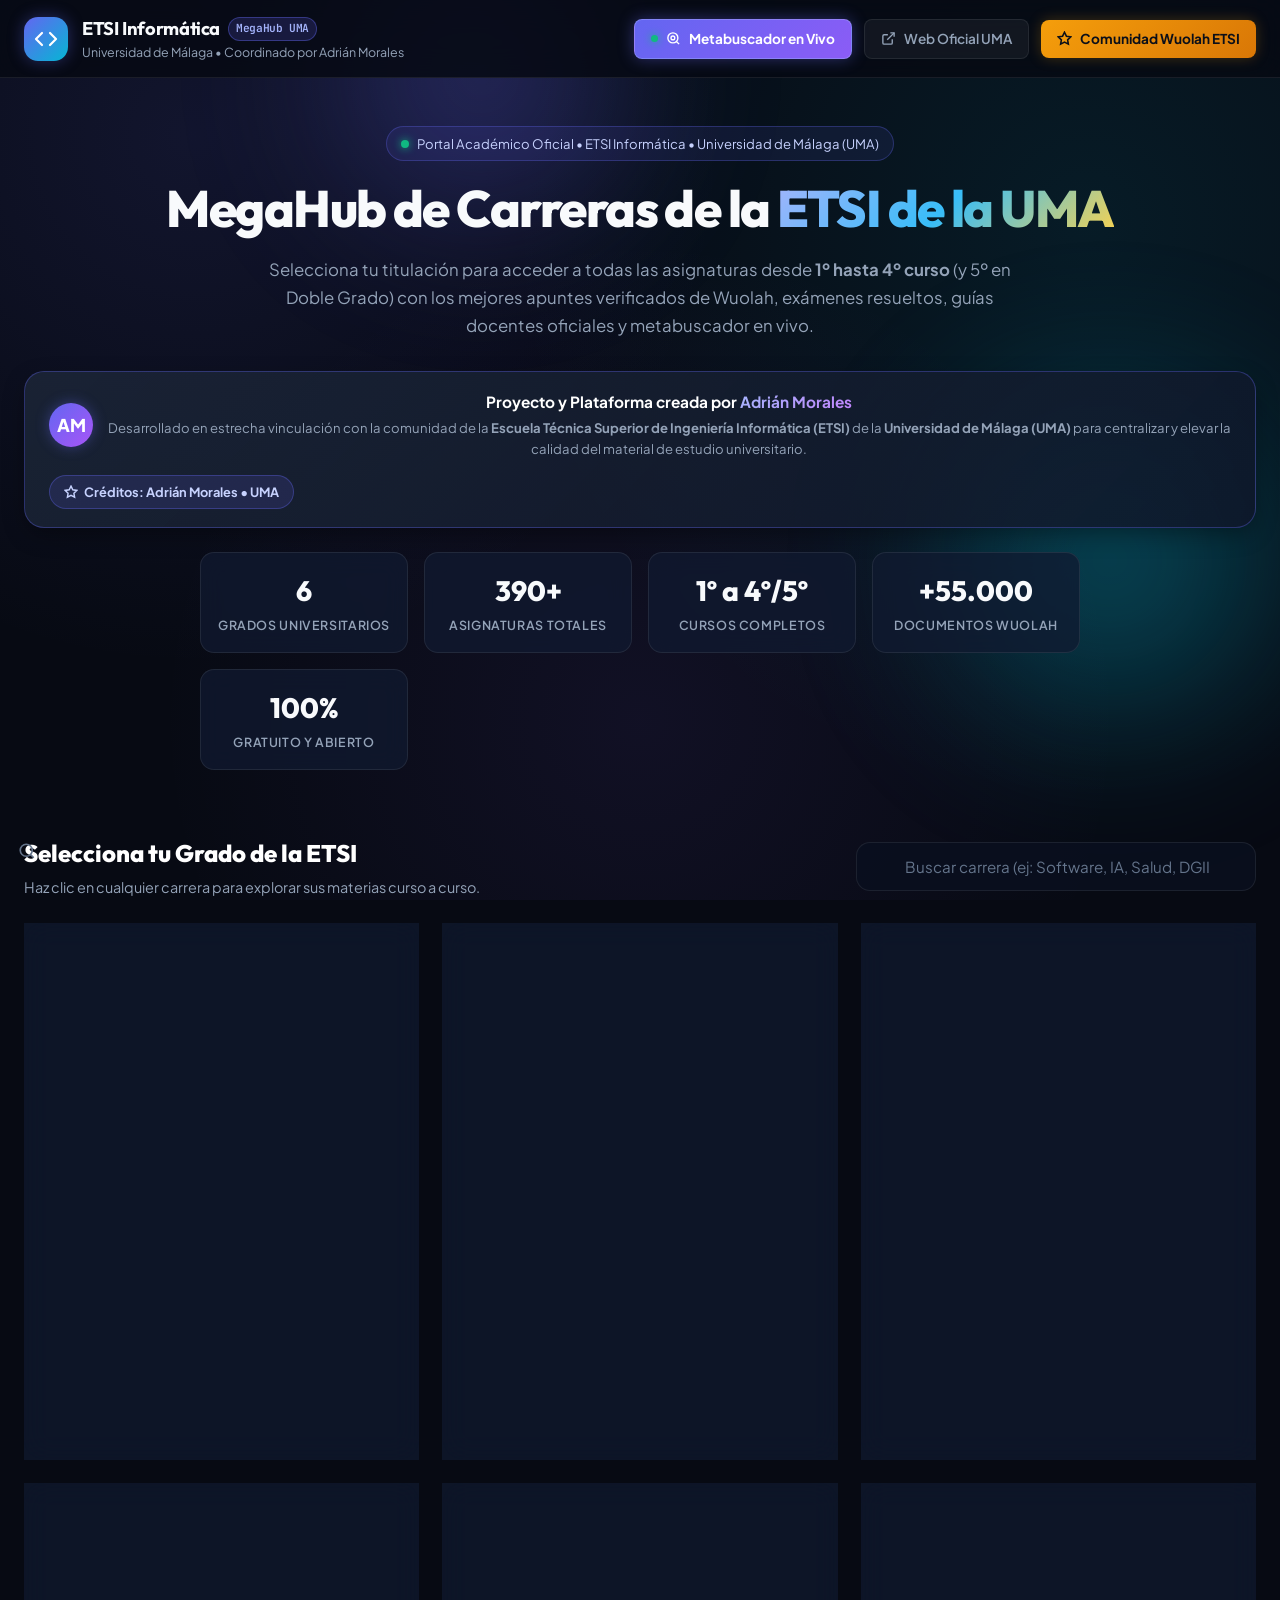
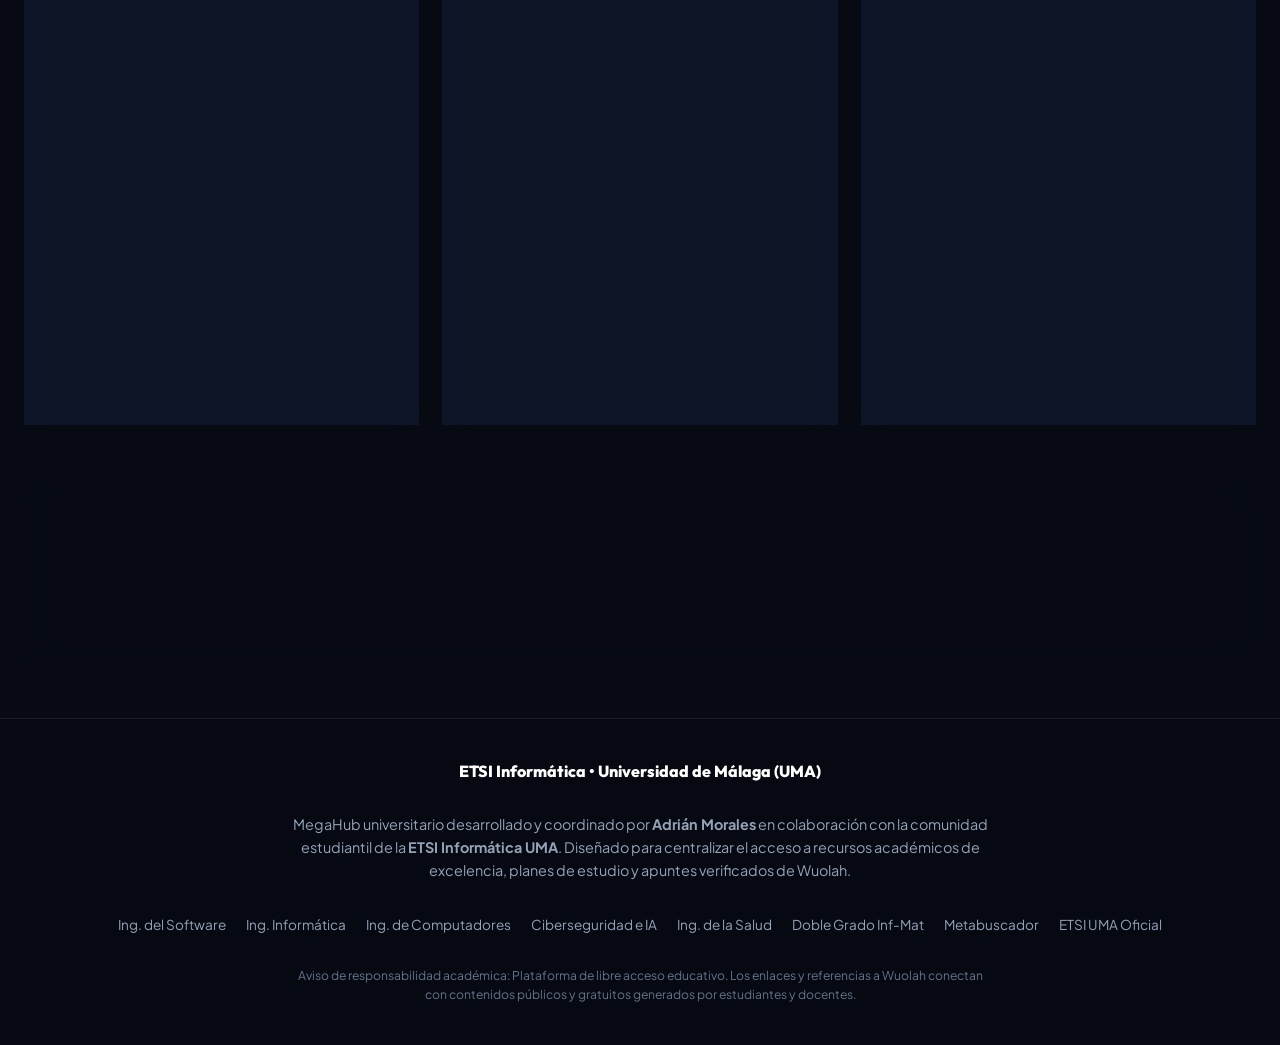
<file: index.html>
<!DOCTYPE html>
<html lang="es">
<head>
  <meta charset="UTF-8">
  <meta name="viewport" content="width=device-width, initial-scale=1.0">
  
  <!-- SEO & Meta Tags -->
  <title>ETSI Informática UMA | MegaHub Oficial de Carreras y Apuntes (Plan Oficial)</title>
  <meta name="description" content="MegaHub universitario de la Escuela Técnica Superior de Ingeniería Informática de la Universidad de Málaga (UMA). Catálogo de asignaturas de 1º a 4º curso: Software, Informática, Computadores, Ciberseguridad e IA, Salud y Doble Grado. Coordinado por Adrián Morales con la UMA.">
  <meta name="keywords" content="UMA, ETSI Informatica, MegaHub, Ingenieria del Software, Ingenieria Informatica, Computadores, Ciberseguridad, Inteligencia Artificial, Ingenieria de la Salud, DGIIM, Wuolah, Adrian Morales, Malaga">
  <meta name="author" content="Adrián Morales • ETSI Informática UMA">

  <!-- Open Graph -->
  <meta property="og:title" content="ETSI Informática UMA | MegaHub de Carreras y Apuntes">
  <meta property="og:description" content="Portal integral de grados y asignaturas de la ETSI Informática UMA con apuntes top de Wuolah de 1º a 4º curso.">
  <meta property="og:type" content="website">

  <!-- Google Fonts -->
  <link rel="preconnect" href="https://fonts.googleapis.com">
  <link rel="preconnect" href="https://fonts.gstatic.com" crossorigin>
  <link href="https://fonts.googleapis.com/css2?family=JetBrains+Mono:wght@400;500;700&family=Outfit:wght@500;600;700;800&family=Plus+Jakarta+Sans:wght@400;500;600;700&display=swap" rel="stylesheet">

  <link rel="stylesheet" href="styles.css">
</head>
<body>

  <!-- Ambient Glow -->
  <div class="ambient-glow ambient-glow-1"></div>
  <div class="ambient-glow ambient-glow-2"></div>

  <!-- Header / Navbar -->
  <header class="site-header">
    <div class="container header-content">
      <a href="index.html" class="brand">
        <div class="brand-icon">
          <svg width="24" height="24" viewBox="0 0 24 24" fill="none" stroke="currentColor" stroke-width="2.2" stroke-linecap="round" stroke-linejoin="round">
            <polyline points="16 18 22 12 16 6"></polyline>
            <polyline points="8 6 2 12 8 18"></polyline>
          </svg>
        </div>
        <div class="brand-text">
          <h1>ETSI Informática <span class="plan-badge">MegaHub UMA</span></h1>
          <p>Universidad de Málaga • Coordinado por Adrián Morales</p>
        </div>
      </a>

      <div class="header-actions">
        <a href="metabuscador.html" class="header-btn header-btn-metabuscador" title="Ir al Metabuscador de Apuntes y PDFs en Tiempo Real">
          <span class="live-pulse-dot" style="width: 7px; height: 7px;"></span>
          <svg width="15" height="15" viewBox="0 0 24 24" fill="none" stroke="currentColor" stroke-width="2.2">
            <circle cx="11" cy="11" r="8"></circle>
            <line x1="21" y1="21" x2="16.65" y2="16.65"></line>
            <circle cx="11" cy="11" r="3"></circle>
          </svg>
          <span>Metabuscador en Vivo</span>
        </a>
        <a href="https://www.uma.es/etsi-informatica/" target="_blank" rel="noopener noreferrer" class="header-btn header-btn-secondary" title="Portal Web Oficial ETSI Informática UMA">
          <svg width="15" height="15" viewBox="0 0 24 24" fill="none" stroke="currentColor" stroke-width="2.2">
            <path d="M18 13v6a2 2 0 0 1-2 2H5a2 2 0 0 1-2-2V8a2 2 0 0 1 2-2h6"></path>
            <polyline points="15 3 21 3 21 9"></polyline>
            <line x1="10" y1="14" x2="21" y2="3"></line>
          </svg>
          <span>Web Oficial UMA</span>
        </a>
        <a href="https://wuolah.com/uma-escuela-tecnica-superior-ingenieria-informatic" target="_blank" rel="noopener noreferrer" class="header-btn header-btn-wuolah" title="Comunidad oficial Wuolah (ETSI Informática UMA)">
          <svg width="15" height="15" viewBox="0 0 24 24" fill="none" stroke="currentColor" stroke-width="2.5">
            <polygon points="12 2 15.09 8.26 22 9.27 17 14.14 18.18 21.02 12 17.77 5.82 21.02 7 14.14 2 9.27 8.91 8.26 12 2"></polygon>
          </svg>
          <span>Comunidad Wuolah ETSI</span>
        </a>
      </div>
    </div>
  </header>

  <!-- Main Hero -->
  <main class="container">
    <section class="hero">
      <div class="hero-pill">
        <span class="hero-pill-dot"></span>
        Portal Académico Oficial • ETSI Informática • Universidad de Málaga (UMA)
      </div>

      <h2 class="hero-title">
        MegaHub de Carreras de la <span class="text-gradient">ETSI de la UMA</span>
      </h2>

      <p class="hero-subtitle">
        Selecciona tu titulación para acceder a todas las asignaturas desde <strong>1º hasta 4º curso</strong> (y 5º en Doble Grado) con los mejores apuntes verificados de Wuolah, exámenes resueltos, guías docentes oficiales y metabuscador en vivo.
      </p>

      <!-- Prominent Credits to Adrián Morales and UMA -->
      <div class="credits-banner" style="margin-top: 18px; margin-bottom: 24px;">
        <div class="credits-author-wrap">
          <div class="credits-avatar-icon">AM</div>
          <div>
            <h4 class="credits-title">Proyecto y Plataforma creada por <strong>Adrián Morales</strong></h4>
            <p class="credits-subtitle">
              Desarrollado en estrecha vinculación con la comunidad de la <strong>Escuela Técnica Superior de Ingeniería Informática (ETSI)</strong> de la <strong>Universidad de Málaga (UMA)</strong> para centralizar y elevar la calidad del material de estudio universitario.
            </p>
          </div>
        </div>
        <div class="credits-badge-pill">
          <svg width="14" height="14" viewBox="0 0 24 24" fill="none" stroke="currentColor" stroke-width="2.5"><path d="M12 2l3.09 6.26L22 9.27l-5 4.87 1.18 6.88L12 17.77l-6.18 3.25L7 14.14 2 9.27l6.91-1.01L12 2z"></path></svg>
          <span>Créditos: Adrián Morales • UMA</span>
        </div>
      </div>

      <!-- Key Global Metrics -->
      <div class="hero-stats">
        <div class="stat-card">
          <div class="stat-number">6</div>
          <div class="stat-label">Grados Universitarios</div>
        </div>
        <div class="stat-card">
          <div class="stat-number" id="totalSubjectsCount">390+</div>
          <div class="stat-label">Asignaturas Totales</div>
        </div>
        <div class="stat-card">
          <div class="stat-number">1º a 4º/5º</div>
          <div class="stat-label">Cursos Completos</div>
        </div>
        <div class="stat-card">
          <div class="stat-number">+55.000</div>
          <div class="stat-label">Documentos Wuolah</div>
        </div>
        <div class="stat-card">
          <div class="stat-number">100%</div>
          <div class="stat-label">Gratuito y Abierto</div>
        </div>
      </div>
    </section>

    <!-- Degrees Selection Header & Search -->
    <section class="section-title-wrap" style="display: flex; align-items: center; justify-content: space-between; flex-wrap: wrap; gap: 16px; margin-bottom: 24px;">
      <div>
        <h3 style="font-family: var(--font-heading); font-size: 1.5rem; font-weight: 800; color: #fff; margin: 0;">
          Selecciona tu Grado de la ETSI
        </h3>
        <p style="font-size: 0.9rem; color: var(--text-muted); margin-top: 4px;">
          Haz clic en cualquier carrera para explorar sus materias curso a curso.
        </p>
      </div>

      <div class="search-box-wrap" style="min-width: 280px; max-width: 400px; flex: 1;">
        <svg width="18" height="18" viewBox="0 0 24 24" fill="none" stroke="currentColor" stroke-width="2.2" class="search-icon">
          <circle cx="11" cy="11" r="8"></circle>
          <line x1="21" y1="21" x2="16.65" y2="16.65"></line>
        </svg>
        <input 
          type="text" 
          id="degreeSearchInput" 
          class="search-input" 
          placeholder="Buscar carrera (ej: Software, IA, Salud, DGIIM...)"
          aria-label="Buscar titulación en el MegaHub"
        >
      </div>
    </section>

    <!-- Dynamic Degrees Grid -->
    <section class="degrees-grid" id="degreesGrid">
      <!-- Rendered dynamically by megahub.js using degrees_data.js -->
    </section>

    <!-- Additional Hub Features & Navigation Banner -->
    <section style="margin-bottom: 48px;">
      <div style="background: linear-gradient(135deg, rgba(30, 41, 59, 0.7) 0%, rgba(15, 23, 42, 0.9) 100%); border: 1px solid rgba(255, 255, 255, 0.1); border-radius: var(--radius-lg); padding: 32px; backdrop-filter: blur(16px); display: grid; grid-template-columns: repeat(auto-fit, minmax(280px, 1fr)); gap: 24px;">
        
        <div style="display: flex; gap: 16px; align-items: flex-start;">
          <div style="width: 44px; height: 44px; border-radius: var(--radius-md); background: rgba(99, 102, 241, 0.15); border: 1px solid rgba(99, 102, 241, 0.3); display: flex; align-items: center; justify-content: center; color: #818cf8; flex-shrink: 0;">
            <svg width="22" height="22" viewBox="0 0 24 24" fill="none" stroke="currentColor" stroke-width="2.2">
              <circle cx="11" cy="11" r="8"></circle>
              <line x1="21" y1="21" x2="16.65" y2="16.65"></line>
              <circle cx="11" cy="11" r="3"></circle>
            </svg>
          </div>
          <div>
            <h4 style="font-size: 1.05rem; font-weight: 700; color: #fff; margin-bottom: 6px;">Metabuscador en Vivo</h4>
            <p style="font-size: 0.85rem; color: var(--text-muted); line-height: 1.5; margin-bottom: 12px;">
              Escanea en directo Wuolah, servidores oficiales de la UMA, GitHub y universidades politécnicas sin precarga fija.
            </p>
            <a href="metabuscador.html" class="filter-btn active" style="padding: 6px 14px; font-size: 0.82rem; text-decoration: none;">
              Abrir Metabuscador →
            </a>
          </div>
        </div>

        <div style="display: flex; gap: 16px; align-items: flex-start;">
          <div style="width: 44px; height: 44px; border-radius: var(--radius-md); background: rgba(16, 185, 129, 0.15); border: 1px solid rgba(16, 185, 129, 0.3); display: flex; align-items: center; justify-content: center; color: #34d399; flex-shrink: 0;">
            <svg width="22" height="22" viewBox="0 0 24 24" fill="none" stroke="currentColor" stroke-width="2.2">
              <path d="M22 11.08V12a10 10 0 1 1-5.93-9.14"></path>
              <polyline points="22 4 12 14.01 9 11.01"></polyline>
            </svg>
          </div>
          <div>
            <h4 style="font-size: 1.05rem; font-weight: 700; color: #fff; margin-bottom: 6px;">100% Apuntes Gratuitos</h4>
            <p style="font-size: 0.85rem; color: var(--text-muted); line-height: 1.5;">
              Todos los enlaces conectan directamente con los documentos de mayor reputación y mejor puntuación en Wuolah, sin costes ni enlaces rotos.
            </p>
          </div>
        </div>

        <div style="display: flex; gap: 16px; align-items: flex-start;">
          <div style="width: 44px; height: 44px; border-radius: var(--radius-md); background: rgba(245, 158, 11, 0.15); border: 1px solid rgba(245, 158, 11, 0.3); display: flex; align-items: center; justify-content: center; color: #fbbf24; flex-shrink: 0;">
            <svg width="22" height="22" viewBox="0 0 24 24" fill="none" stroke="currentColor" stroke-width="2.2">
              <polygon points="12 2 15.09 8.26 22 9.27 17 14.14 18.18 21.02 12 17.77 5.82 21.02 7 14.14 2 9.27 8.91 8.26 12 2"></polygon>
            </svg>
          </div>
          <div>
            <h4 style="font-size: 1.05rem; font-weight: 700; color: #fff; margin-bottom: 6px;">Guías Docentes y Checklist</h4>
            <p style="font-size: 0.85rem; color: var(--text-muted); line-height: 1.5;">
              Seguimiento interactivo de temas para cada materia con guardado local en tu navegador para preparar tus exámenes con éxito.
            </p>
          </div>
        </div>

      </div>
    </section>
  </main>

  <!-- Footer -->
  <footer class="site-footer">
    <div class="container footer-content">
      <div style="display: flex; align-items: center; justify-content: center; gap: 8px; margin-bottom: 12px;">
        <span style="font-weight: 800; font-size: 1rem; color: #fff; font-family: var(--font-heading);">
          ETSI Informática • Universidad de Málaga (UMA)
        </span>
      </div>

      <p style="max-width: 720px; margin: 0 auto 16px; font-size: 0.9rem; color: var(--text-muted); line-height: 1.6;">
        MegaHub universitario desarrollado y coordinado por <strong>Adrián Morales</strong> en colaboración con la comunidad estudiantil de la <strong>ETSI Informática UMA</strong>. Diseñado para centralizar el acceso a recursos académicos de excelencia, planes de estudio y apuntes verificados de Wuolah.
      </p>

      <div class="footer-links">
        <a href="carrera.html?carrera=software">Ing. del Software</a>
        <a href="carrera.html?carrera=informatica">Ing. Informática</a>
        <a href="carrera.html?carrera=computadores">Ing. de Computadores</a>
        <a href="carrera.html?carrera=ciberia">Ciberseguridad e IA</a>
        <a href="carrera.html?carrera=salud">Ing. de la Salud</a>
        <a href="carrera.html?carrera=dgiim">Doble Grado Inf-Mat</a>
        <a href="metabuscador.html">Metabuscador</a>
        <a href="https://www.uma.es/etsi-informatica/" target="_blank" rel="noopener">ETSI UMA Oficial</a>
      </div>

      <p style="font-size: 0.76rem; color: var(--text-dim); max-width: 700px; margin-top: 14px;">
        Aviso de responsabilidad académica: Plataforma de libre acceso educativo. Los enlaces y referencias a Wuolah conectan con contenidos públicos y gratuitos generados por estudiantes y docentes.
      </p>
    </div>
  </footer>

  <!-- Scripts -->
  <script src="degrees_data.js"></script>
  <script src="megahub.js"></script>
</body>
</html>
</file>
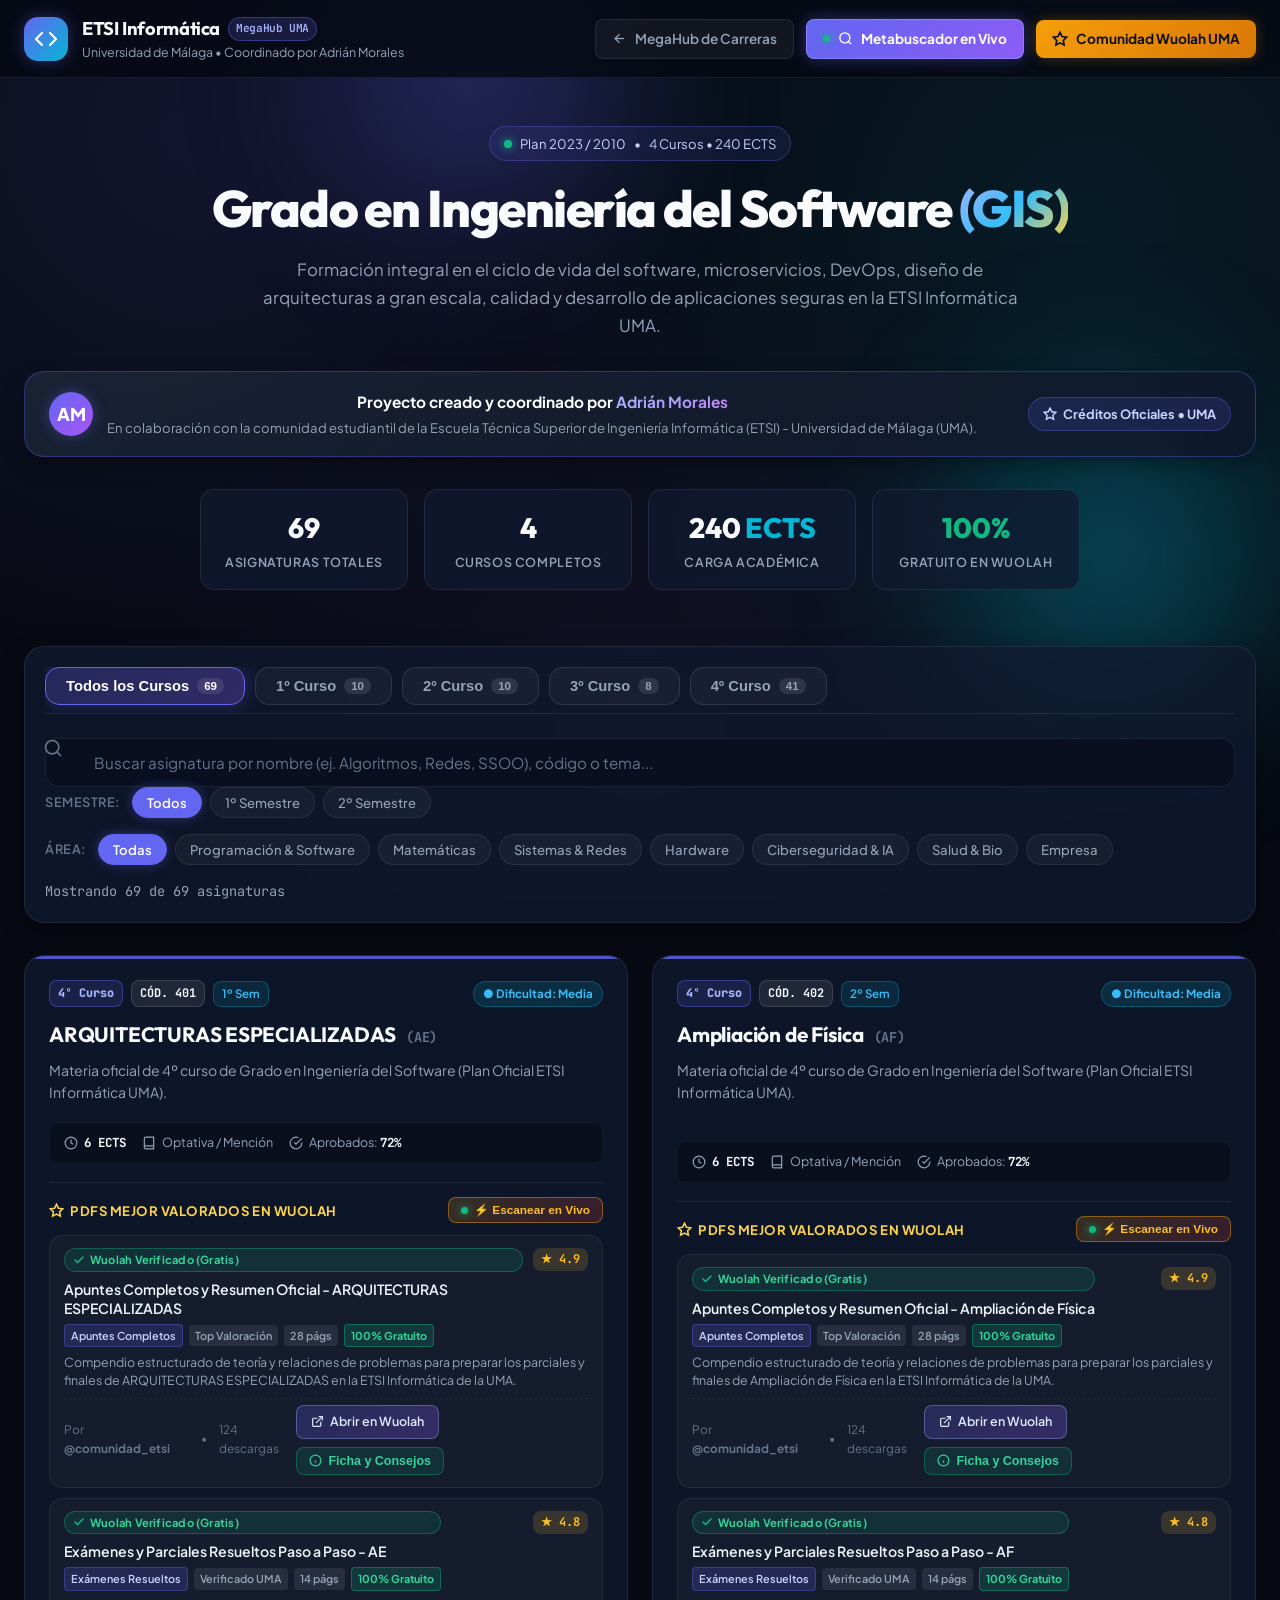
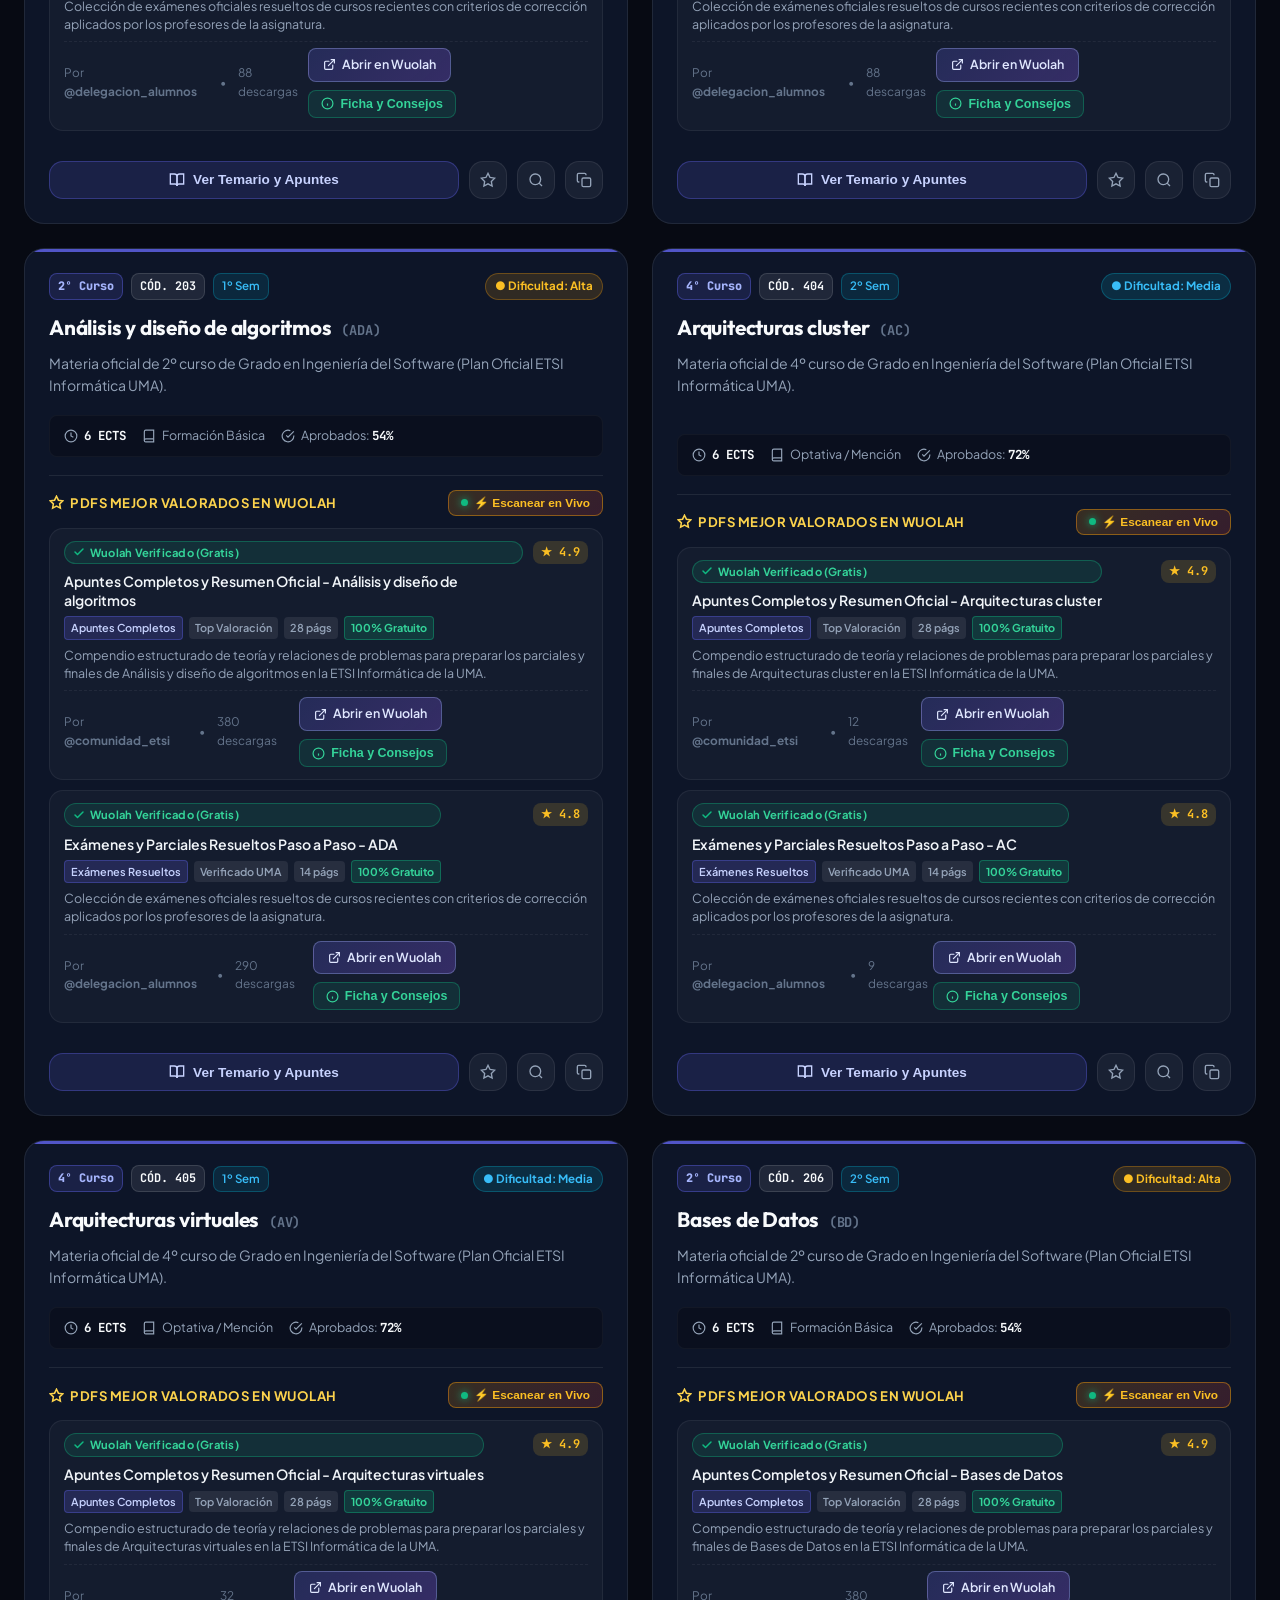
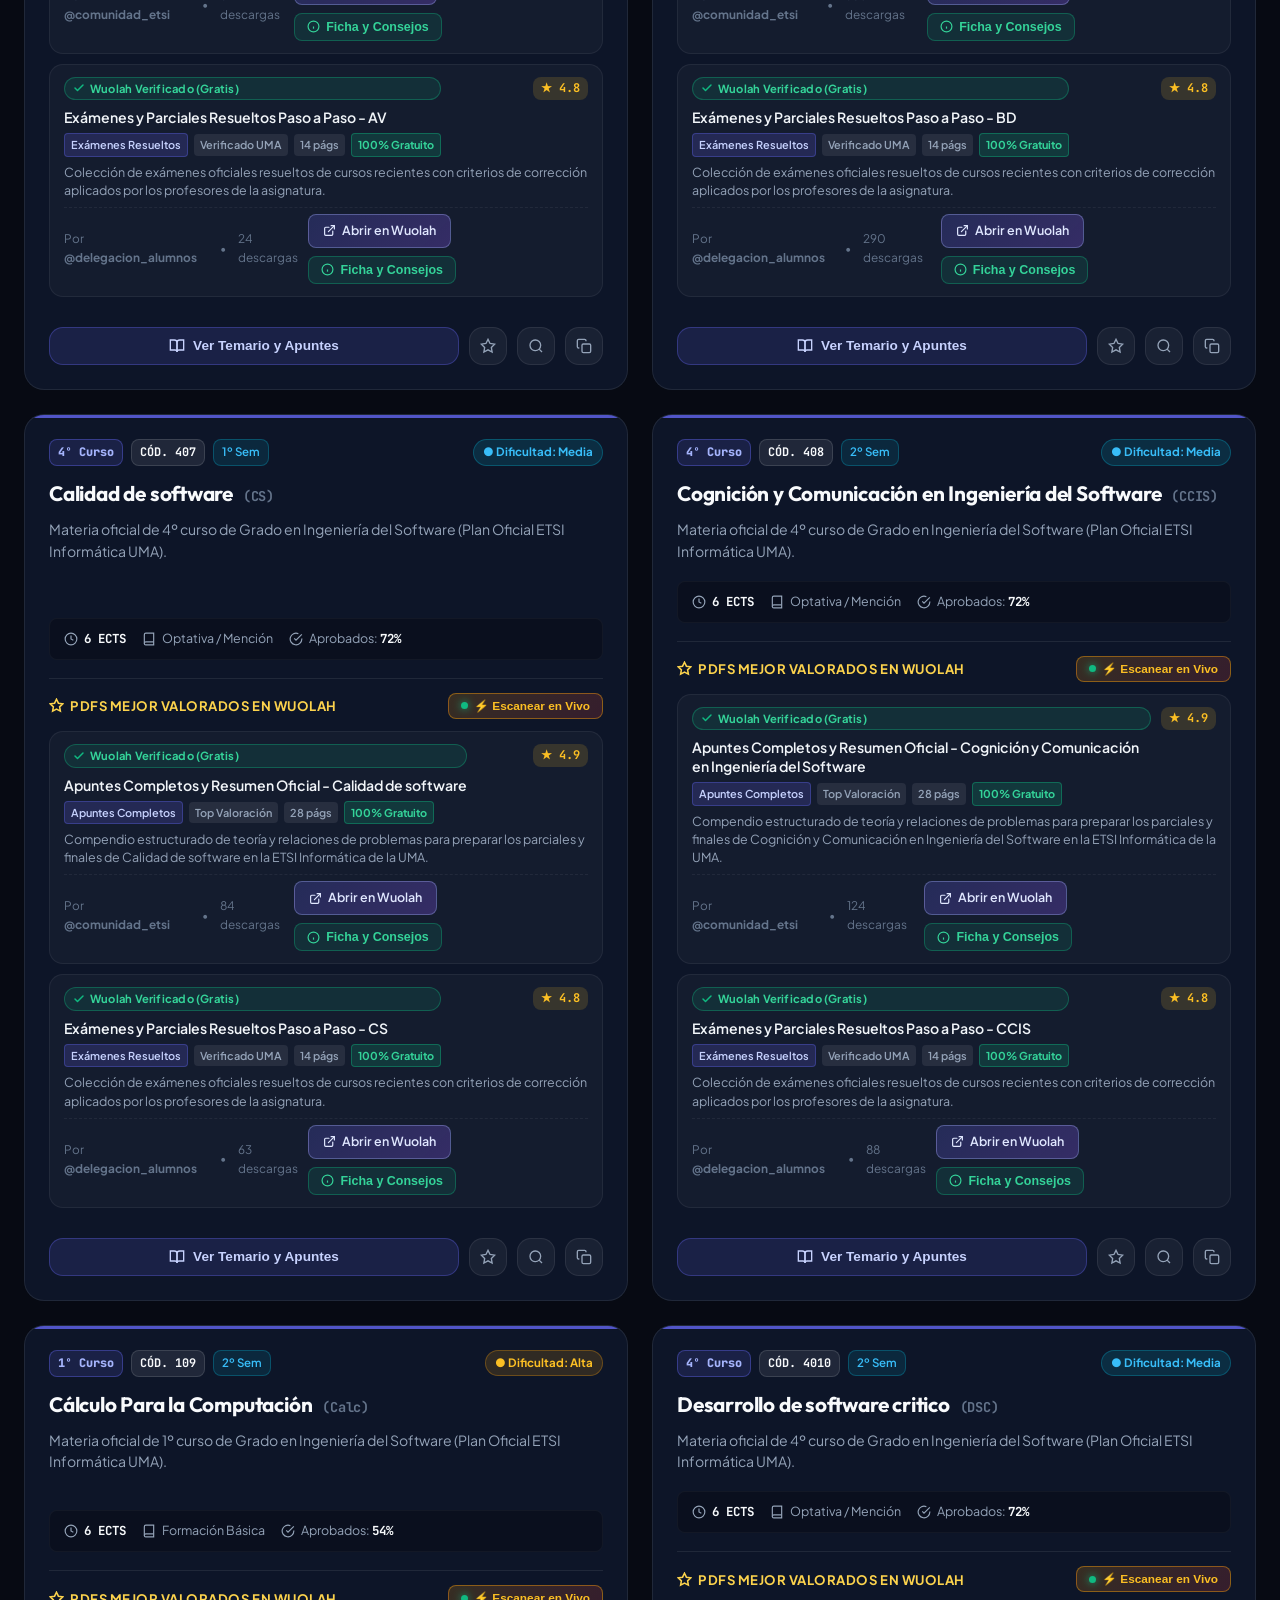
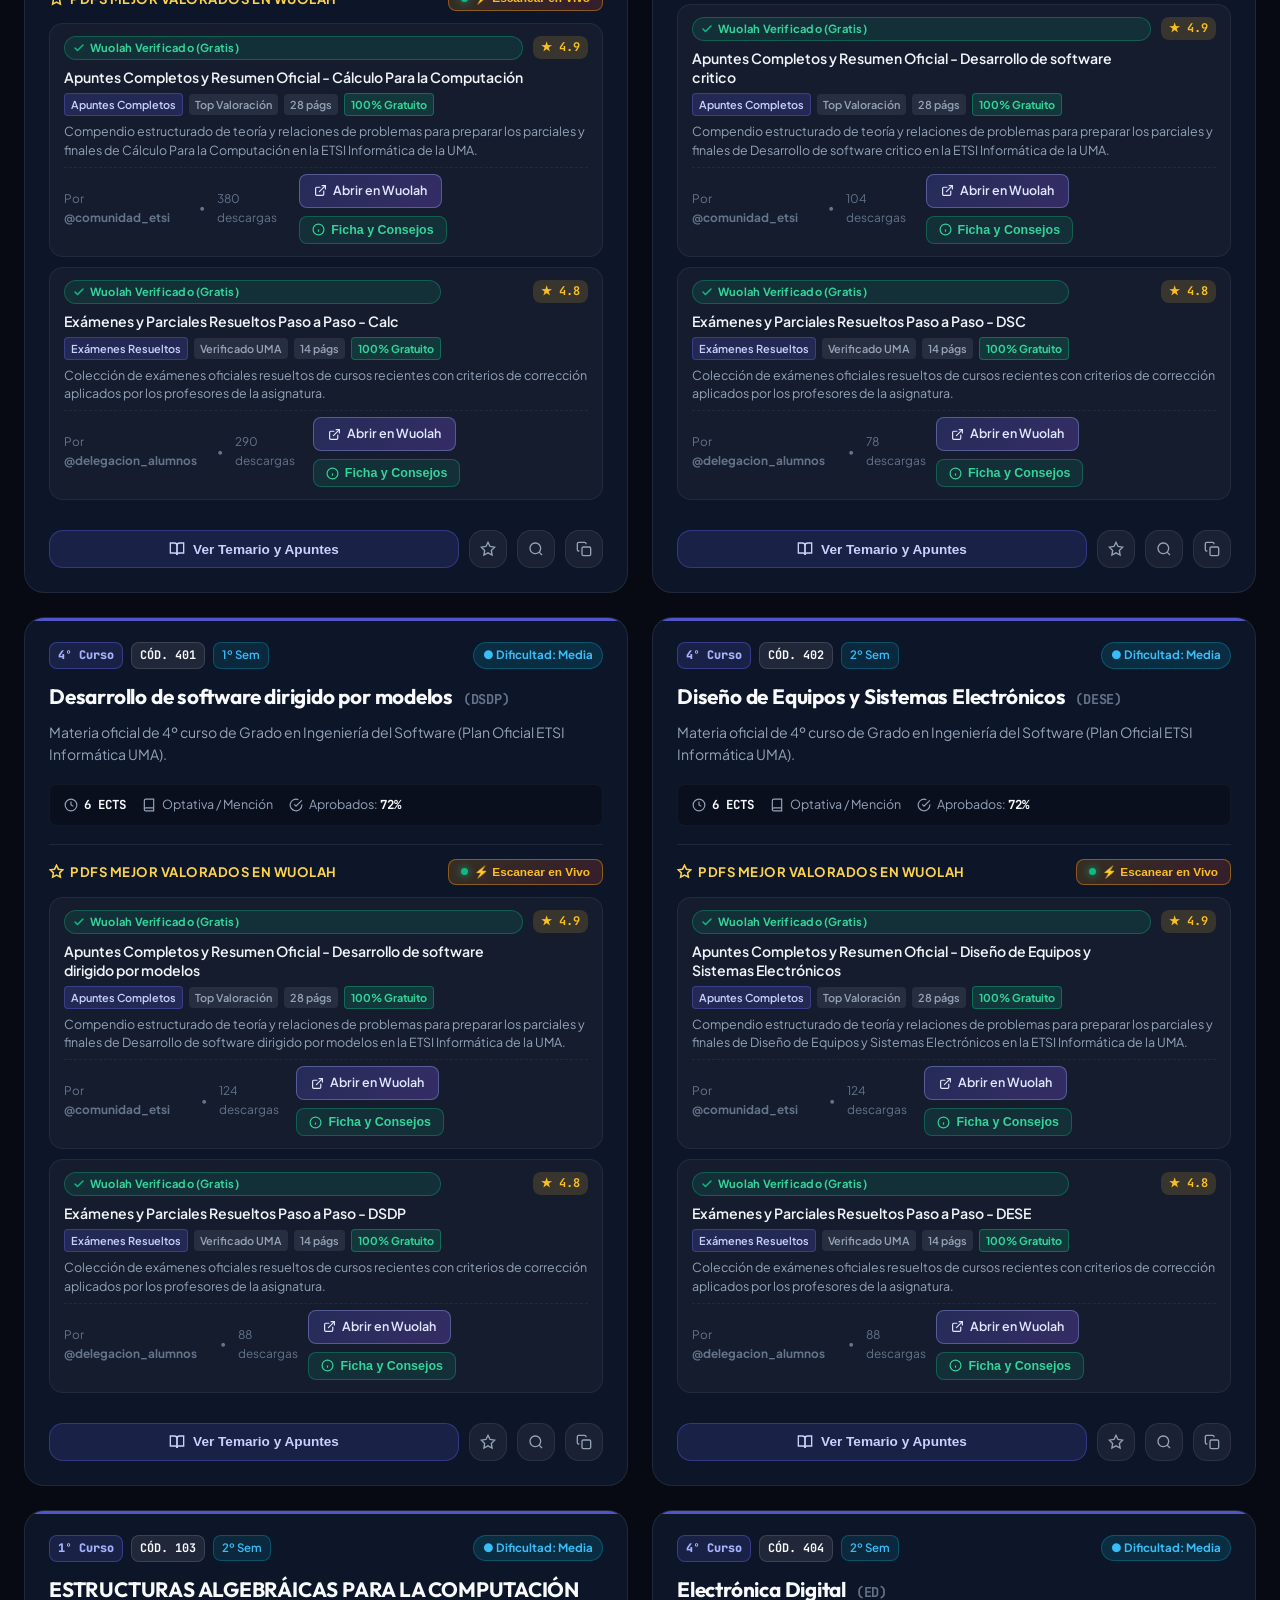
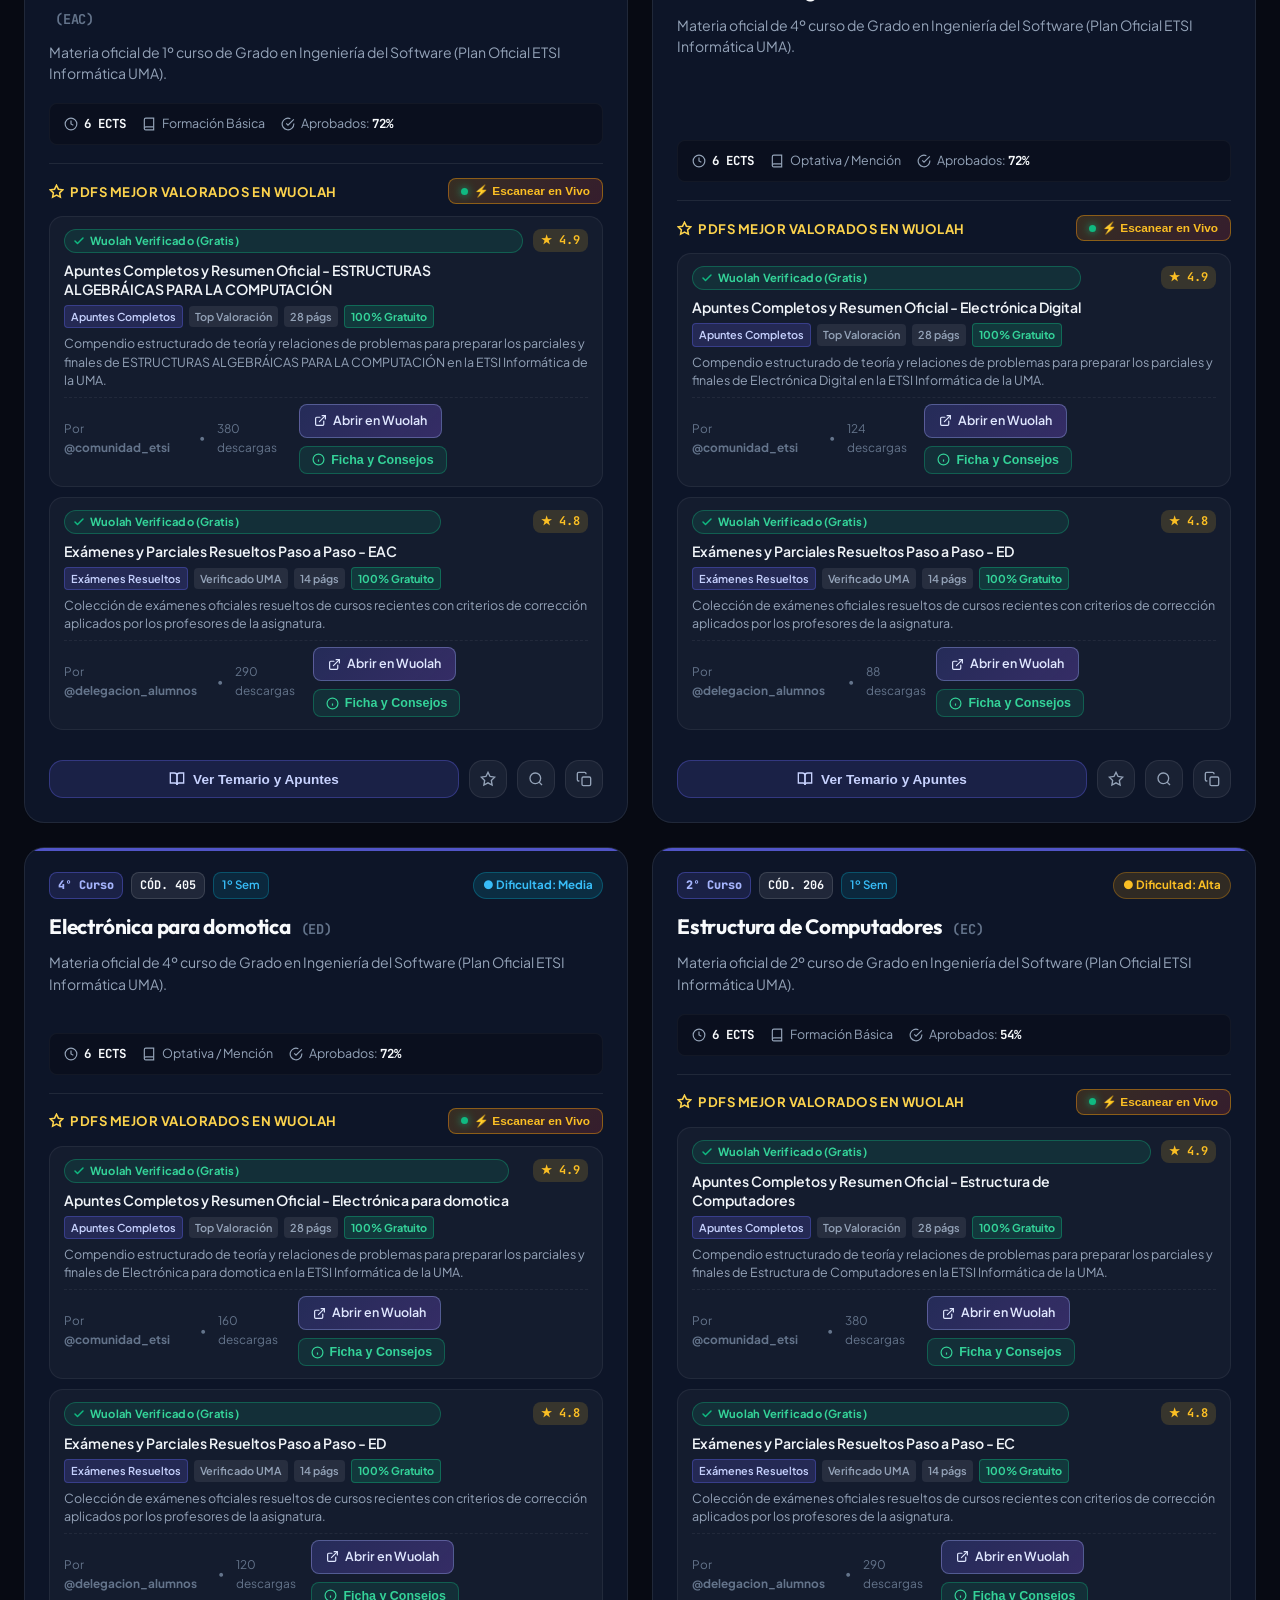
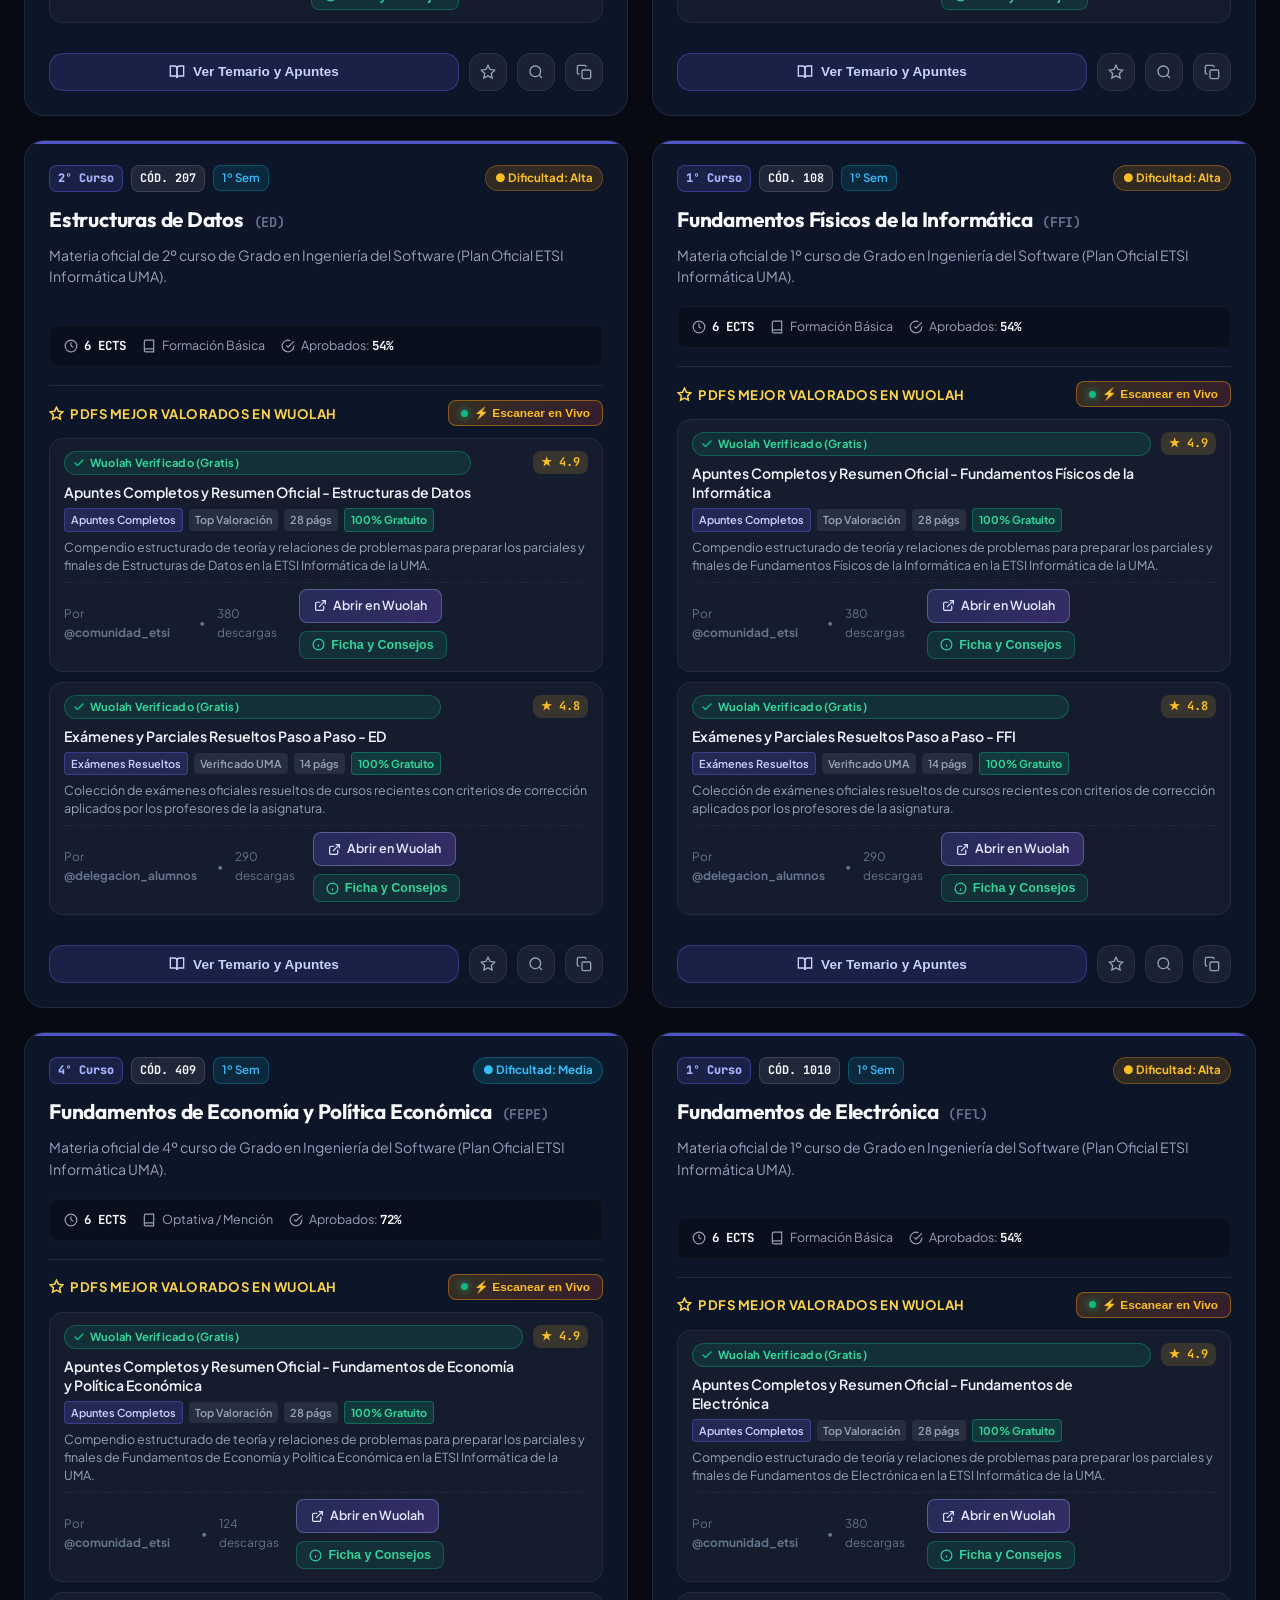
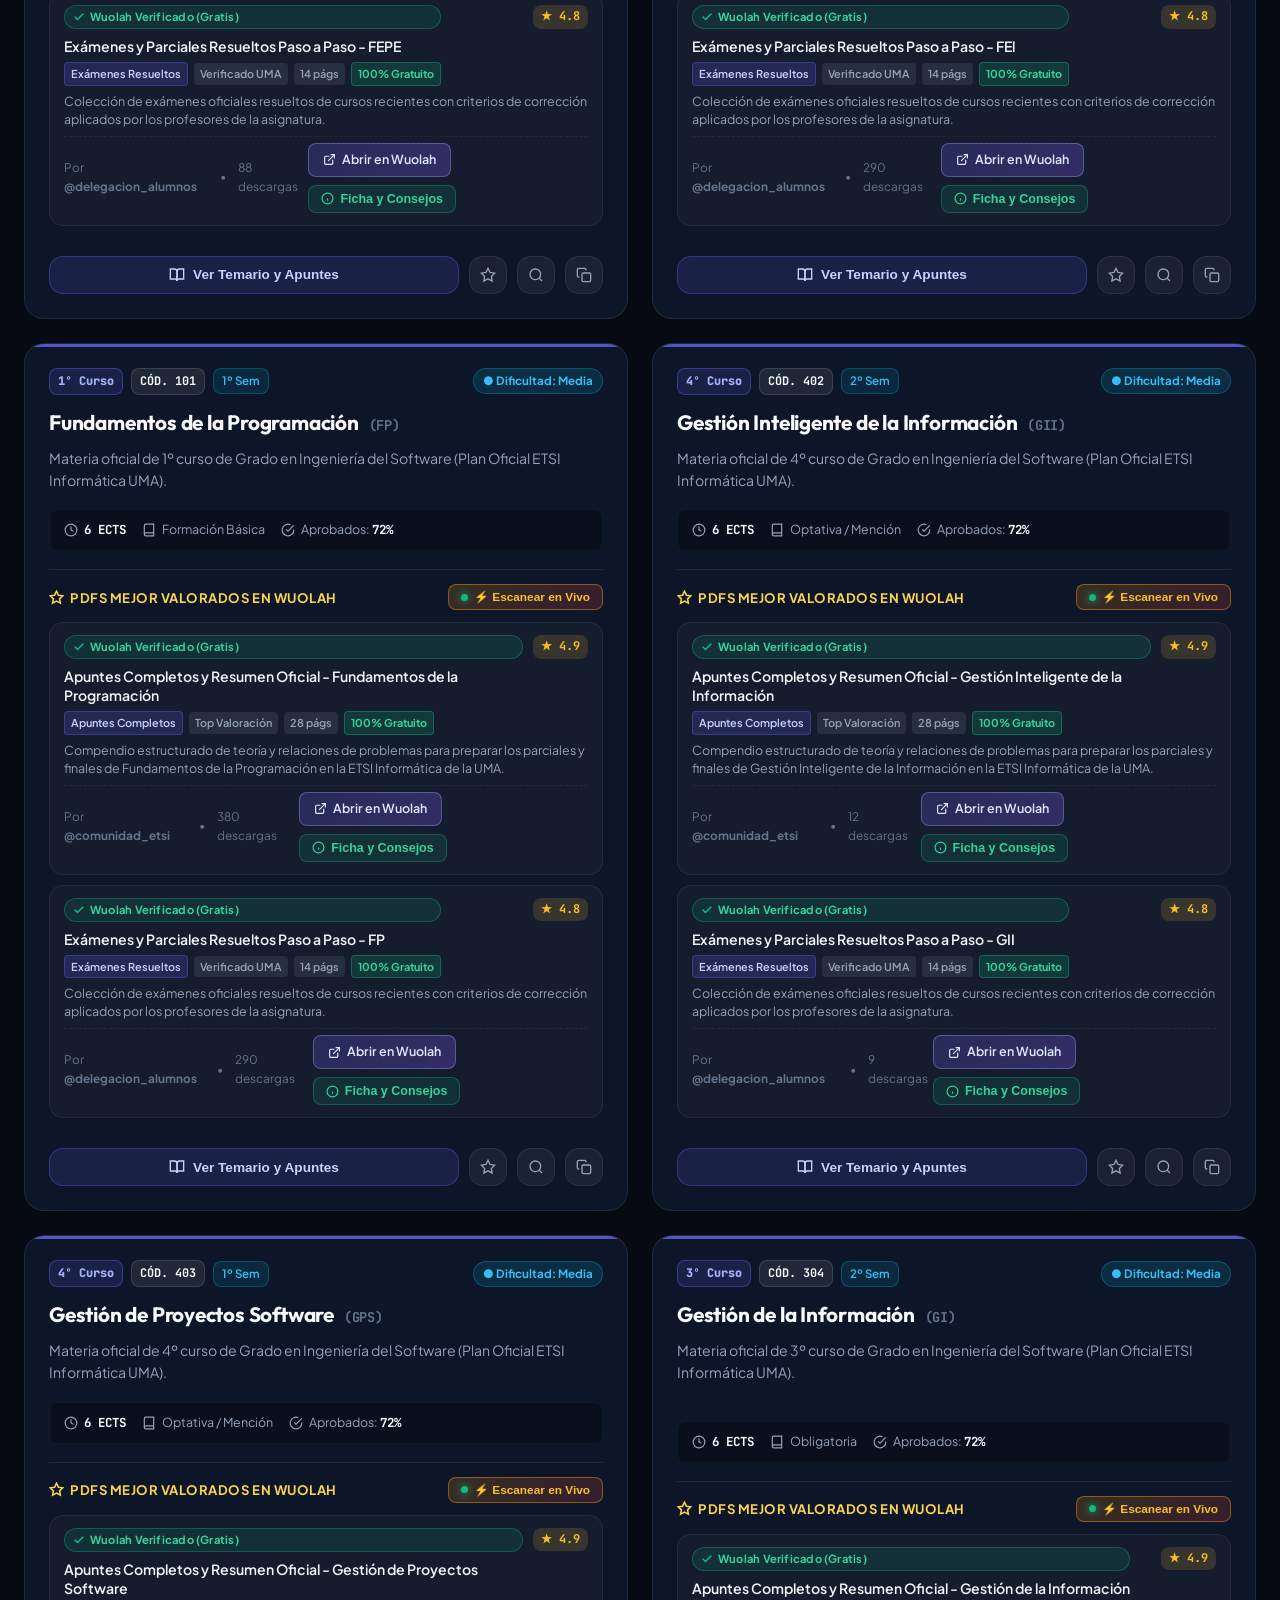
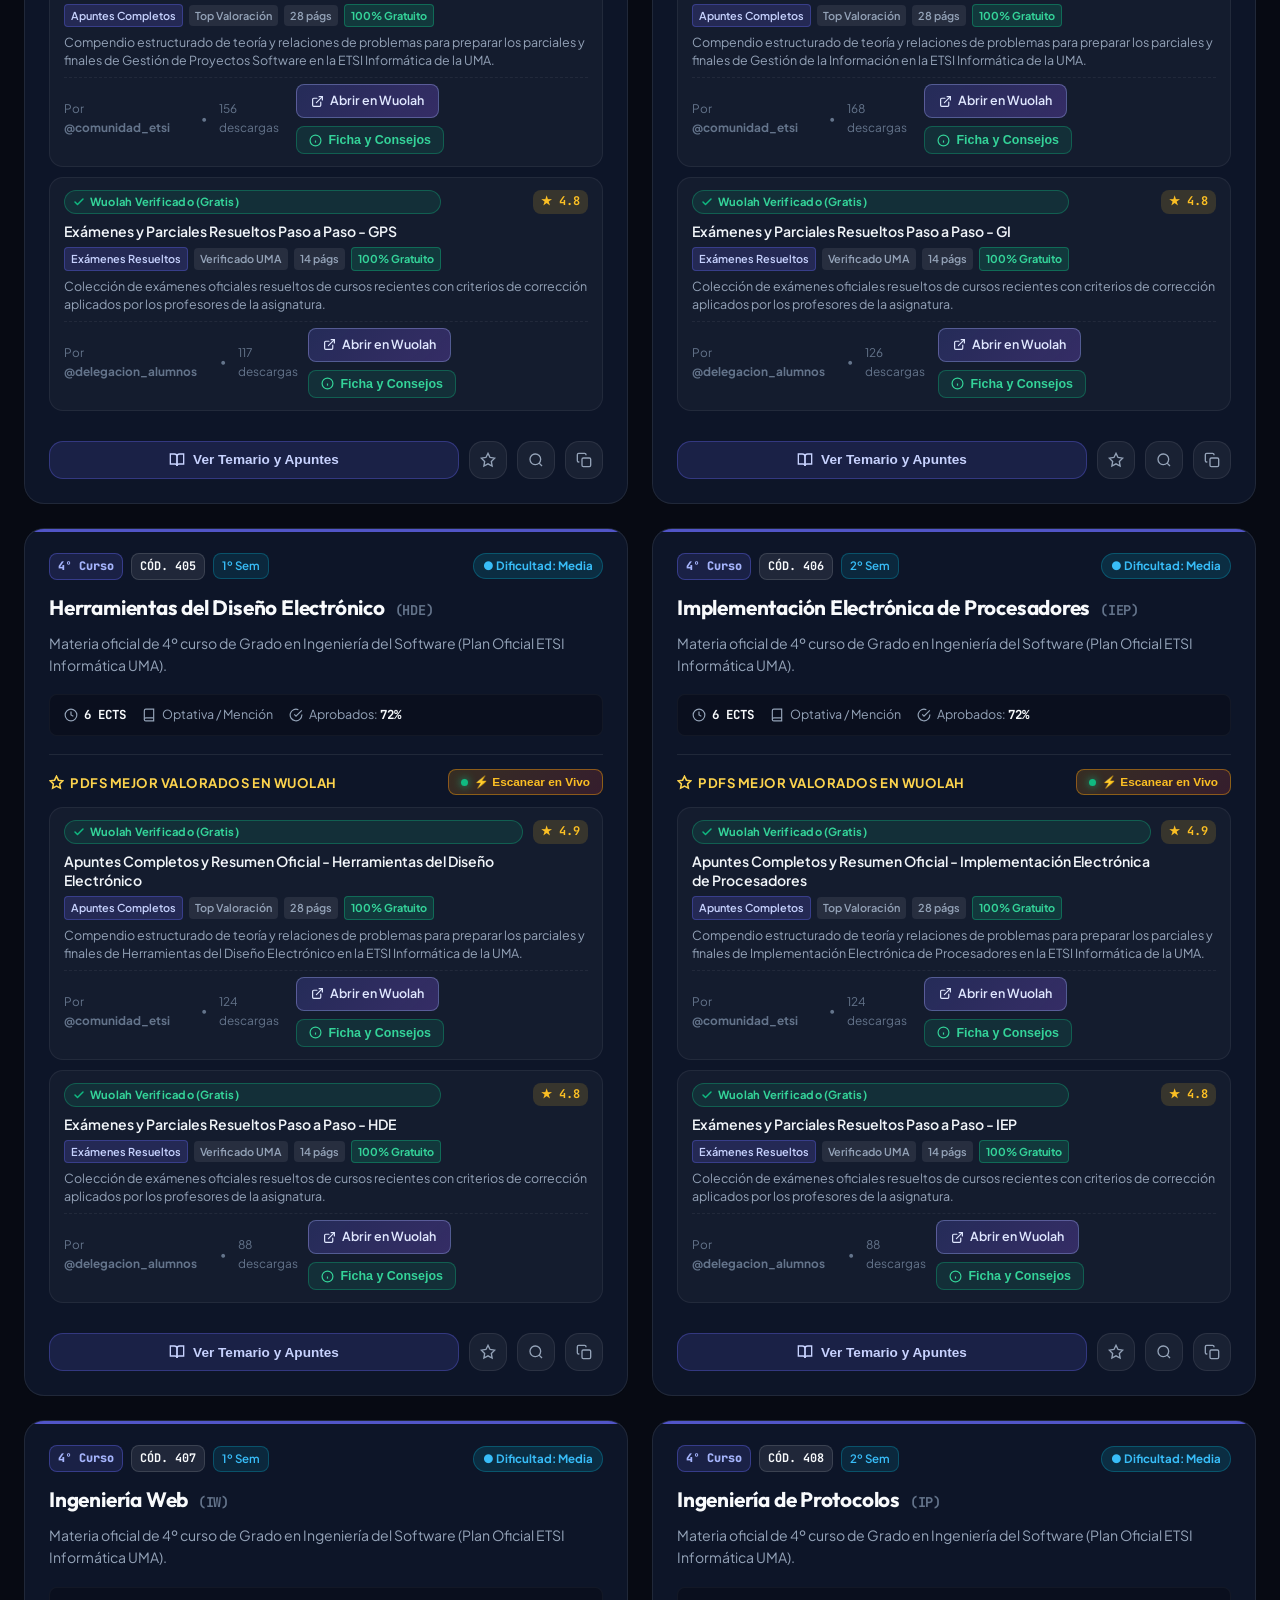
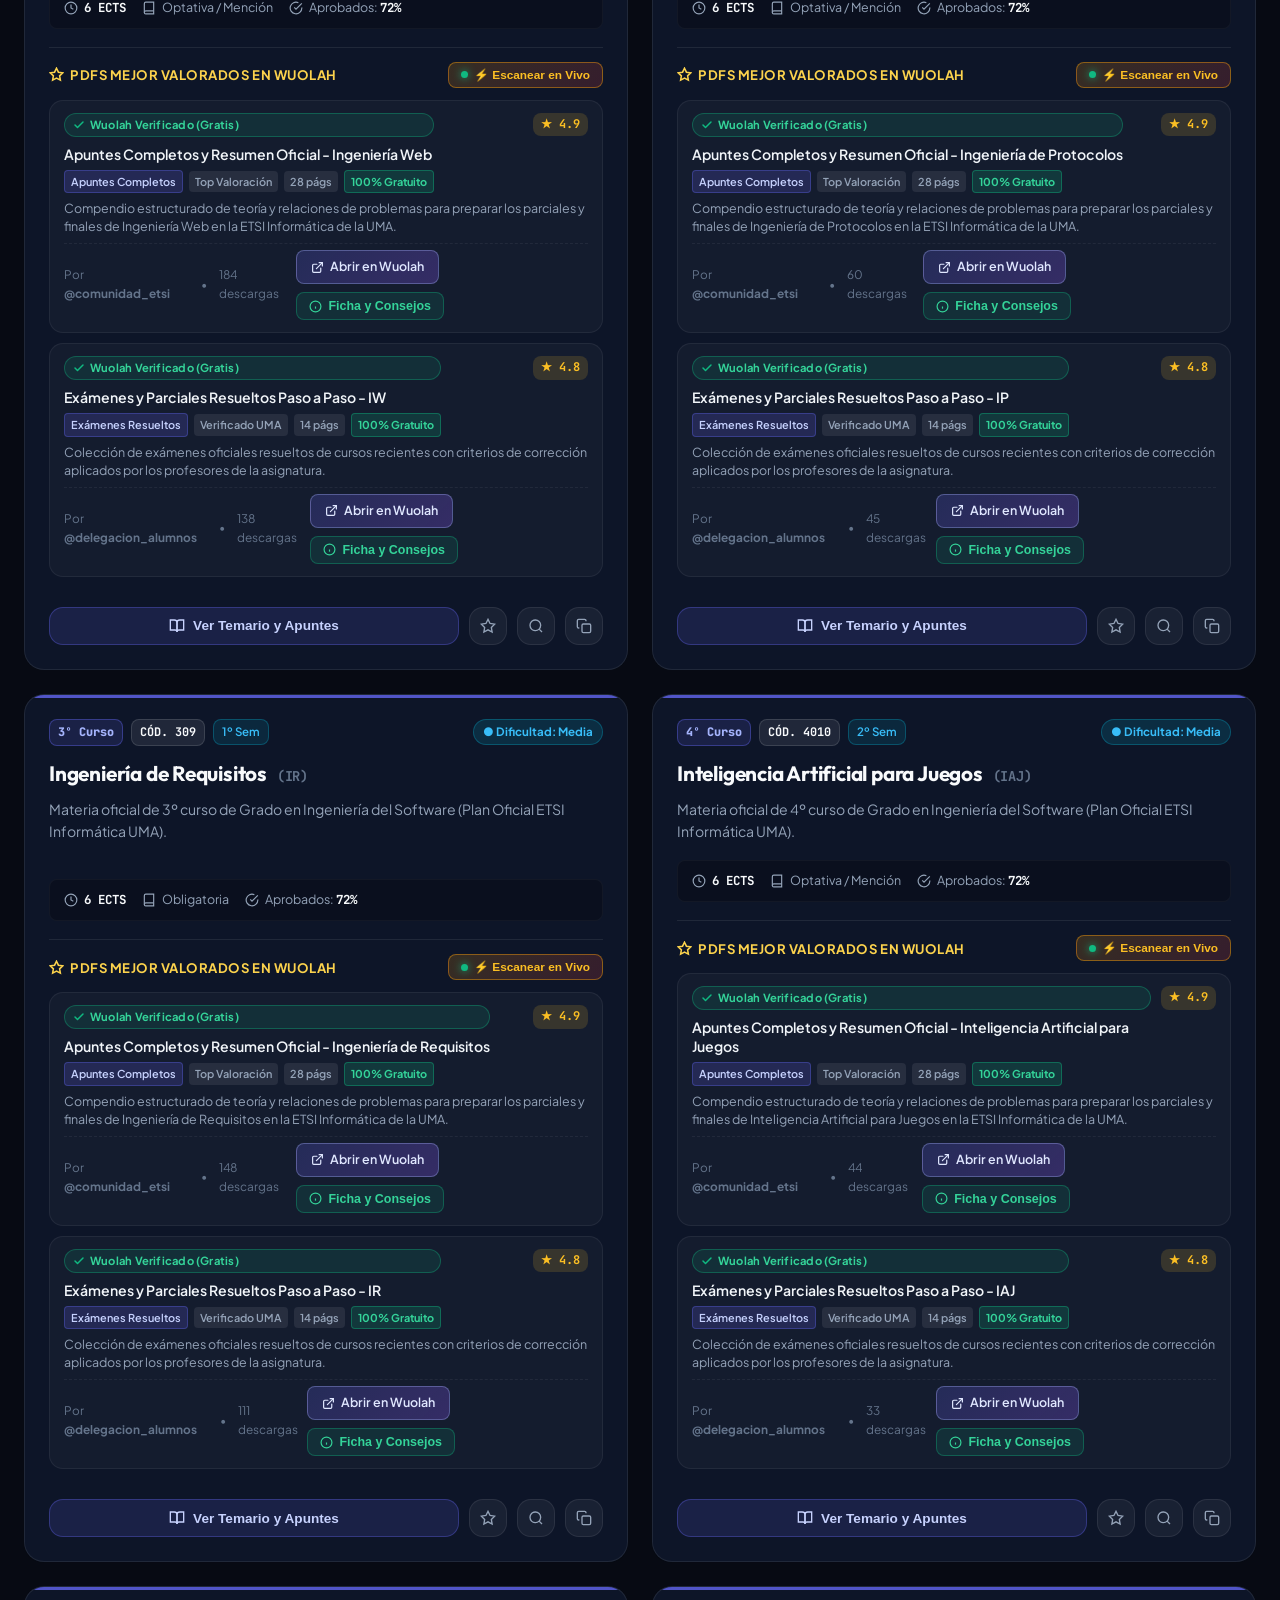
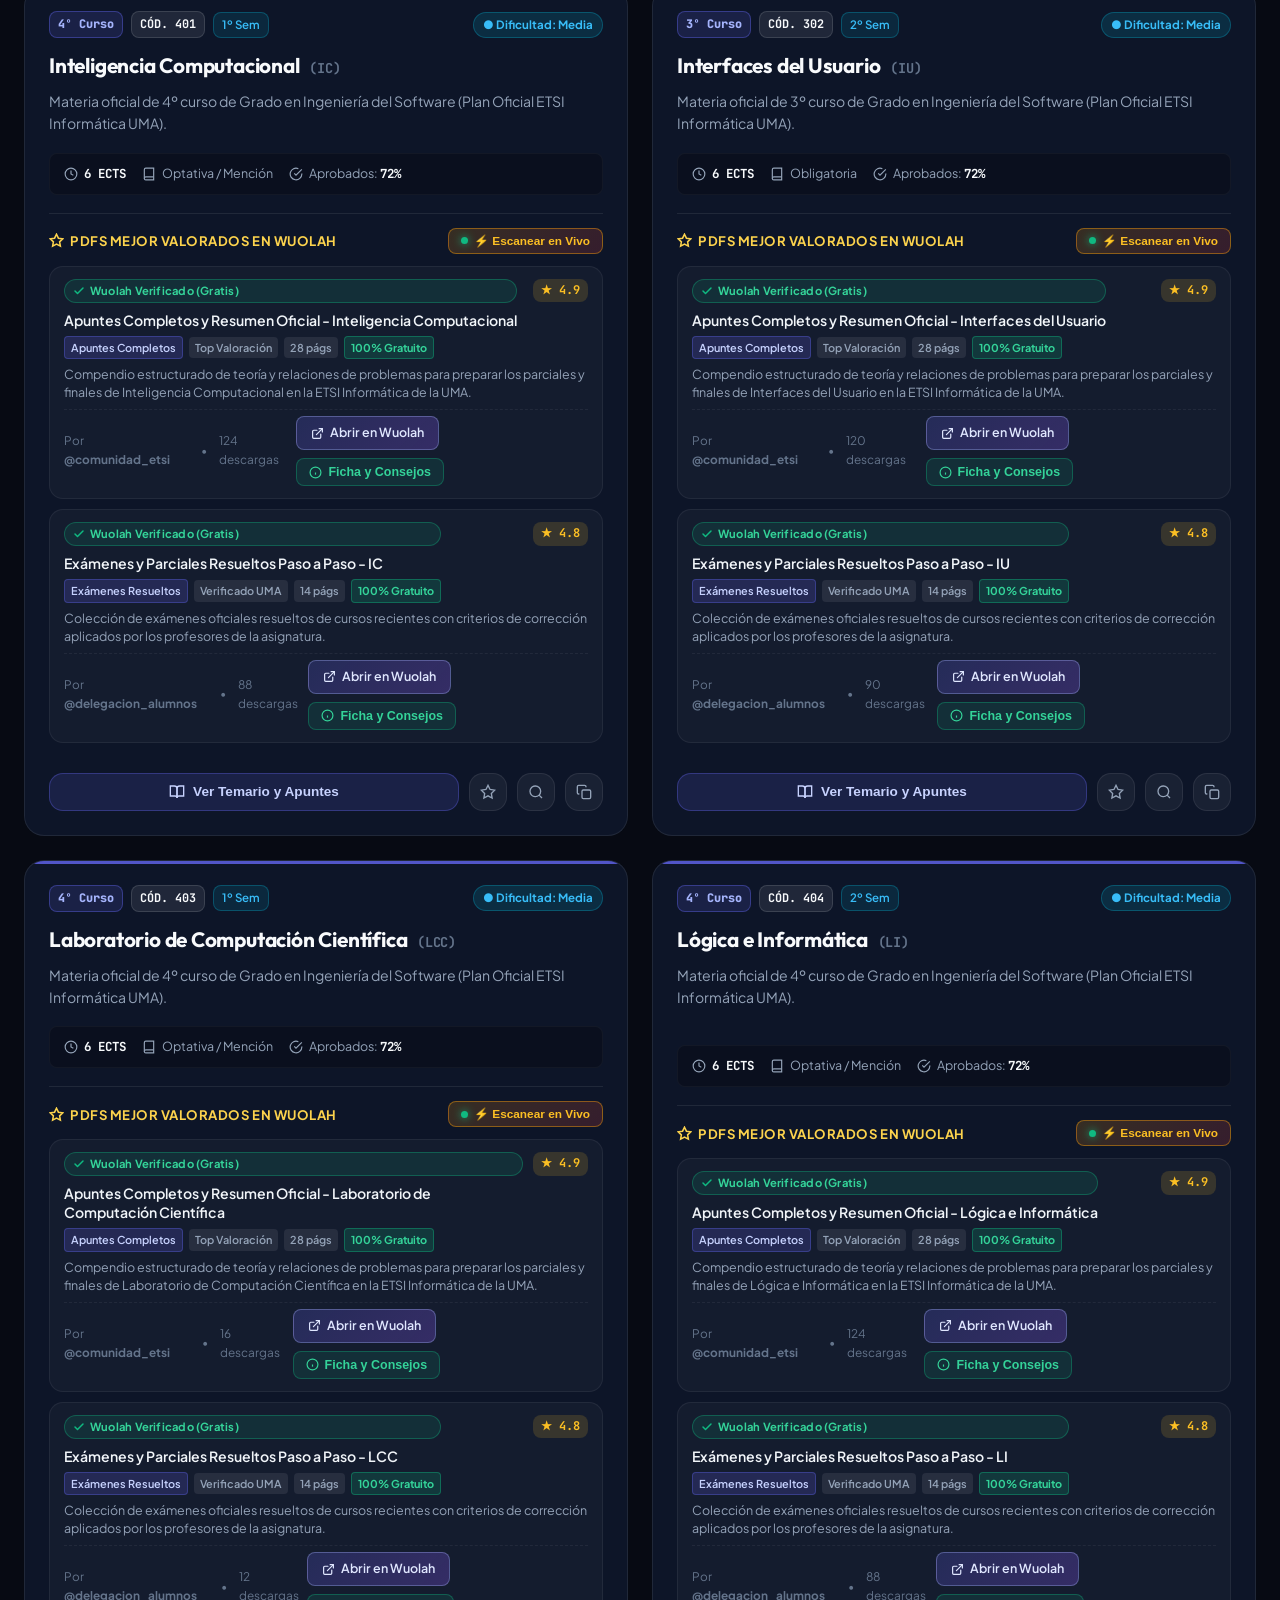
<file: carrera.html>
<!DOCTYPE html>
<html lang="es">
<head>
  <meta charset="UTF-8">
  <meta name="viewport" content="width=device-width, initial-scale=1.0">
  
  <!-- SEO & Meta Tags -->
  <title>Explorador de Asignaturas y Apuntes | ETSI Informática UMA</title>
  <meta name="description" content="Plataforma de asignaturas y apuntes verificados en Wuolah de todos los cursos de los grados de la Escuela Técnica Superior de Ingeniería Informática de la Universidad de Málaga (UMA).">
  <meta name="keywords" content="UMA, ETSI Informatica, Wuolah, apuntes, examenes resueltos, Malaga, Software, Informatica, Computadores, Ciberseguridad, Salud">
  <meta name="author" content="Adrián Morales • ETSI Informática UMA">

  <!-- Open Graph -->
  <meta property="og:title" content="Explorador de Grado | ETSI Informática UMA">
  <meta property="og:description" content="Catálogo completo de asignaturas desde 1º a 4º curso con apuntes top de Wuolah y escaneo en tiempo real.">
  <meta property="og:type" content="website">

  <!-- Google Fonts -->
  <link rel="preconnect" href="https://fonts.googleapis.com">
  <link rel="preconnect" href="https://fonts.gstatic.com" crossorigin>
  <link href="https://fonts.googleapis.com/css2?family=JetBrains+Mono:wght@400;500;700&family=Outfit:wght@500;600;700;800&family=Plus+Jakarta+Sans:wght@400;500;600;700&display=swap" rel="stylesheet">

  <link rel="stylesheet" href="styles.css">
</head>
<body>

  <!-- Ambient Glow Background -->
  <div class="ambient-glow ambient-glow-1"></div>
  <div class="ambient-glow ambient-glow-2"></div>

  <!-- Header / Navbar -->
  <header class="site-header">
    <div class="container header-content">
      <a href="index.html" class="brand" title="Volver al MegaHub de Carreras ETSI">
        <div class="brand-icon">
          <svg width="24" height="24" viewBox="0 0 24 24" fill="none" stroke="currentColor" stroke-width="2.2" stroke-linecap="round" stroke-linejoin="round">
            <polyline points="16 18 22 12 16 6"></polyline>
            <polyline points="8 6 2 12 8 18"></polyline>
          </svg>
        </div>
        <div class="brand-text">
          <h1>ETSI Informática <span class="plan-badge">MegaHub UMA</span></h1>
          <p>Universidad de Málaga • Coordinado por Adrián Morales</p>
        </div>
      </a>

      <div class="header-actions">
        <a href="index.html" class="header-btn header-btn-secondary" title="Volver al Selector de Carreras">
          <svg width="15" height="15" viewBox="0 0 24 24" fill="none" stroke="currentColor" stroke-width="2.2">
            <line x1="19" y1="12" x2="5" y2="12"></line>
            <polyline points="12 19 5 12 12 5"></polyline>
          </svg>
          <span>MegaHub de Carreras</span>
        </a>
        <a href="metabuscador.html" class="header-btn header-btn-metabuscador" title="Ir al Metabuscador de Apuntes y PDFs en Tiempo Real">
          <span class="live-pulse-dot" style="width: 7px; height: 7px;"></span>
          <svg width="15" height="15" viewBox="0 0 24 24" fill="none" stroke="currentColor" stroke-width="2.2">
            <circle cx="11" cy="11" r="8"></circle>
            <line x1="21" y1="21" x2="16.65" y2="16.65"></line>
          </svg>
          <span>Metabuscador en Vivo</span>
        </a>
        <a href="https://wuolah.com/uma-escuela-tecnica-superior-ingenieria-informatic" target="_blank" rel="noopener noreferrer" class="header-btn header-btn-wuolah" title="Comunidad oficial Wuolah (ETSI Informática UMA)">
          <svg width="16" height="16" viewBox="0 0 24 24" fill="none" stroke="currentColor" stroke-width="2.5">
            <polygon points="12 2 15.09 8.26 22 9.27 17 14.14 18.18 21.02 12 17.77 5.82 21.02 7 14.14 2 9.27 8.91 8.26 12 2"></polygon>
          </svg>
          <span>Comunidad Wuolah UMA</span>
        </a>
      </div>
    </div>
  </header>

  <!-- Main Content -->
  <main class="container">
    <!-- Hero Section of Current Degree -->
    <section class="hero" style="padding-bottom: 16px;">
      <div class="hero-pill">
        <span class="hero-pill-dot"></span>
        <span id="degreePlanBadge">Plan Oficial ETSI UMA</span> • <span id="degreeAcronymBadge">4 Cursos • 240 ECTS</span>
      </div>

      <h2 class="hero-title" id="degreeHeroTitle">
        Cargando Carrera...
      </h2>

      <p class="hero-subtitle" id="degreeHeroSubtitle">
        Acceso estructurado a todas las materias por curso con los apuntes mejor valorados de Wuolah, exámenes resueltos y escaneo en tiempo real.
      </p>

      <!-- Prominent Credits Banner -->
      <div class="credits-banner">
        <div class="credits-author-wrap">
          <div class="credits-avatar-icon">AM</div>
          <div>
            <h4 class="credits-title">Proyecto creado y coordinado por <strong>Adrián Morales</strong></h4>
            <p class="credits-subtitle">En colaboración con la comunidad estudiantil de la Escuela Técnica Superior de Ingeniería Informática (ETSI) - Universidad de Málaga (UMA).</p>
          </div>
        </div>
        <div class="credits-badge-pill">
          <svg width="14" height="14" viewBox="0 0 24 24" fill="none" stroke="currentColor" stroke-width="2.5"><path d="M12 2l3.09 6.26L22 9.27l-5 4.87 1.18 6.88L12 17.77l-6.18 3.25L7 14.14 2 9.27l6.91-1.01L12 2z"></path></svg>
          <span>Créditos Oficiales • UMA</span>
        </div>
      </div>

      <!-- Stats Grid -->
      <div class="hero-stats" id="degreeStatsRow">
        <!-- Injected dynamically via carrera.js -->
      </div>
    </section>

    <!-- Controls Section: Course Tabs & Filters -->
    <section class="controls-section">
      <!-- Dynamic Course Navigation Tabs -->
      <div class="course-tabs-wrap" id="courseTabsWrap">
        <!-- Injected dynamically via carrera.js -->
      </div>

      <!-- Search Input -->
      <div class="search-wrap">
        <svg class="search-icon" width="20" height="20" viewBox="0 0 24 24" fill="none" stroke="currentColor" stroke-width="2" stroke-linecap="round" stroke-linejoin="round">
          <circle cx="11" cy="11" r="8"></circle>
          <line x1="21" y1="21" x2="16.65" y2="16.65"></line>
        </svg>
        <input 
          type="text" 
          id="searchInput" 
          class="search-input" 
          placeholder="Buscar asignatura por nombre (ej. Algoritmos, Redes, SSOO), código o tema..." 
          autocomplete="off"
        >
        <button id="searchClearBtn" class="search-clear-btn" title="Borrar búsqueda">
          <svg width="18" height="18" viewBox="0 0 24 24" fill="none" stroke="currentColor" stroke-width="2">
            <line x1="18" y1="6" x2="6" y2="18"></line>
            <line x1="6" y1="6" x2="18" y2="18"></line>
          </svg>
        </button>
      </div>

      <!-- Filter Buttons -->
      <div class="filters-row">
        <!-- Semester Filter -->
        <div class="filter-group">
          <span class="filter-label">Semestre:</span>
          <button class="filter-btn active" data-filter-type="semester" data-value="all">Todos</button>
          <button class="filter-btn" data-filter-type="semester" data-value="1">1º Semestre</button>
          <button class="filter-btn" data-filter-type="semester" data-value="2">2º Semestre</button>
        </div>

        <!-- Category Filter -->
        <div class="filter-group">
          <span class="filter-label">Área:</span>
          <button class="filter-btn active" data-filter-type="category" data-value="all">Todas</button>
          <button class="filter-btn" data-filter-type="category" data-value="programming">Programación & Software</button>
          <button class="filter-btn" data-filter-type="category" data-value="math">Matemáticas</button>
          <button class="filter-btn" data-filter-type="category" data-value="systems">Sistemas & Redes</button>
          <button class="filter-btn" data-filter-type="category" data-value="hardware">Hardware</button>
          <button class="filter-btn" data-filter-type="category" data-value="security">Ciberseguridad & IA</button>
          <button class="filter-btn" data-filter-type="category" data-value="health">Salud & Bio</button>
          <button class="filter-btn" data-filter-type="category" data-value="business">Empresa</button>
        </div>

        <div class="results-count" id="resultsCount">
          Cargando asignaturas...
        </div>
      </div>
    </section>

    <!-- Subjects Grid -->
    <section class="subjects-grid" id="subjectsGrid">
      <!-- Injected dynamically via carrera.js -->
    </section>

    <!-- Banner de Acceso al Metabuscador en Vivo -->
    <section style="margin: 40px 0 24px 0; background: linear-gradient(135deg, rgba(30, 41, 59, 0.7) 0%, rgba(15, 23, 42, 0.85) 100%); border: 1px solid rgba(99, 102, 241, 0.35); border-radius: var(--radius-lg); padding: 24px 30px; display: flex; align-items: center; justify-content: space-between; flex-wrap: wrap; gap: 20px; box-shadow: 0 10px 25px -5px rgba(0, 0, 0, 0.4);">
      <div style="display: flex; align-items: center; gap: 16px;">
        <div class="engine-icon-wrap" style="width: 48px; height: 48px;">
          <svg width="24" height="24" viewBox="0 0 24 24" fill="none" stroke="currentColor" stroke-width="2.2">
            <circle cx="11" cy="11" r="8"></circle>
            <line x1="21" y1="21" x2="16.65" y2="16.65"></line>
            <circle cx="11" cy="11" r="3"></circle>
          </svg>
        </div>
        <div>
          <div style="display: flex; align-items: center; gap: 8px; margin-bottom: 4px;">
            <span class="live-pulse-dot" style="width: 7px; height: 7px;"></span>
            <span style="font-size: 0.74rem; font-weight: 800; color: #a5b4fc; text-transform: uppercase; letter-spacing: 0.05em;">Metabuscador Multi-Fuente Activo</span>
          </div>
          <h3 style="font-family: var(--font-heading); font-size: 1.25rem; font-weight: 800; color: #fff; margin: 0 0 4px 0;">
            ¿Buscas exámenes específicos de esta carrera o repositorios en GitHub?
          </h3>
          <p style="font-size: 0.86rem; color: var(--text-muted); margin: 0;">
            Utiliza el metabuscador para rastrear Wuolah en tiempo real, Google Dorking (site:uma.es) y repositorios abiertos sin precarga estática.
          </p>
        </div>
      </div>
      <a href="metabuscador.html" class="header-btn header-btn-metabuscador" style="padding: 12px 22px; font-size: 0.92rem;" title="Abrir Metabuscador">
        <svg width="17" height="17" viewBox="0 0 24 24" fill="none" stroke="currentColor" stroke-width="2.4">
          <circle cx="11" cy="11" r="8"></circle>
          <line x1="21" y1="21" x2="16.65" y2="16.65"></line>
        </svg>
        <span>Abrir Metabuscador en Vivo</span>
      </a>
    </section>
  </main>

  <!-- Subject Details Modal -->
  <div class="modal-backdrop" id="subjectModal" role="dialog" aria-modal="true" aria-labelledby="modalHeaderContent">
    <div class="modal-card">
      <div class="modal-header">
        <div id="modalHeaderContent">
          <!-- Injected dynamically -->
        </div>
        <button class="modal-close-btn" id="modalCloseBtn" title="Cerrar ventana">
          <svg width="20" height="20" viewBox="0 0 24 24" fill="none" stroke="currentColor" stroke-width="2"><line x1="18" y1="6" x2="6" y2="18"></line><line x1="6" y1="6" x2="18" y2="18"></line></svg>
        </button>
      </div>
      <div class="modal-body" id="modalBodyContent">
        <!-- Injected dynamically -->
      </div>
    </div>
  </div>

  <!-- PDF Reader / Ficha Modal -->
  <div class="modal-backdrop" id="pdfViewerModal" role="dialog" aria-modal="true" aria-labelledby="pdfModalTitle">
    <div class="modal-card pdf-viewer-modal-card">
      <div class="modal-header pdf-viewer-header">
        <div class="pdf-modal-title-group">
          <div class="pdf-file-icon">
            <svg width="22" height="22" viewBox="0 0 24 24" fill="none" stroke="currentColor" stroke-width="2.2"><path d="M14 2H6a2 2 0 0 0-2 2v16a2 2 0 0 0 2 2h12a2 2 0 0 0 2-2V8z"></path><polyline points="14 2 14 8 20 8"></polyline><line x1="16" y1="13" x2="8" y2="13"></line><line x1="16" y1="17" x2="8" y2="17"></line><polyline points="10 9 9 9 8 9"></polyline></svg>
          </div>
          <div>
            <h3 id="pdfModalTitle" class="pdf-modal-title">Ficha Técnica del Documento</h3>
            <p id="pdfModalSubtitle" class="pdf-modal-subtitle"></p>
          </div>
        </div>

        <div class="pdf-modal-actions">
          <a id="btnPdfModalOpenTab" href="#" target="_blank" rel="noopener noreferrer" class="btn-pdf-action btn-pdf-primary" title="Abrir y descargar este PDF en Wuolah">
            <svg width="15" height="15" viewBox="0 0 24 24" fill="none" stroke="currentColor" stroke-width="2.2"><path d="M18 13v6a2 2 0 0 1-2 2H5a2 2 0 0 1-2-2V8a2 2 0 0 1 2-2h6"></path><polyline points="15 3 21 3 21 9"></polyline><line x1="10" y1="14" x2="21" y2="3"></line></svg>
            <span>Abrir en Wuolah</span>
          </a>
          <a id="btnPdfModalDownload" href="#" target="_blank" rel="noopener noreferrer" class="btn-pdf-action btn-pdf-secondary" title="Descargar PDF en Wuolah">
            <svg width="15" height="15" viewBox="0 0 24 24" fill="none" stroke="currentColor" stroke-width="2.2"><path d="M21 15v4a2 2 0 0 1-2 2H5a2 2 0 0 1-2-2v-4"></path><polyline points="7 10 12 15 17 10"></polyline><line x1="12" y1="15" x2="12" y2="3"></line></svg>
            <span>Descargar en Wuolah</span>
          </a>
          <button id="btnPdfModalPrint" class="btn-pdf-action btn-pdf-secondary" title="Imprimir documento">
            <svg width="15" height="15" viewBox="0 0 24 24" fill="none" stroke="currentColor" stroke-width="2.2"><polyline points="6 9 6 2 18 2 18 9"></polyline><path d="M6 18H4a2 2 0 0 1-2-2v-5a2 2 0 0 1 2-2h16a2 2 0 0 1 2 2v5a2 2 0 0 1-2 2h-2"></path><rect x="6" y="14" width="12" height="8"></rect></svg>
            <span>Imprimir</span>
          </button>
          <button class="modal-close-btn" id="pdfModalCloseBtn" title="Cerrar visor">
            <svg width="20" height="20" viewBox="0 0 24 24" fill="none" stroke="currentColor" stroke-width="2"><line x1="18" y1="6" x2="6" y2="18"></line><line x1="6" y1="6" x2="18" y2="18"></line></svg>
          </button>
        </div>
      </div>

      <div class="modal-body pdf-modal-body" id="pdfModalBody">
        <!-- Injected dynamically -->
      </div>
    </div>
  </div>

  <!-- Live Subject Scanner Modal -->
  <div class="modal-backdrop" id="liveScannerModal" role="dialog" aria-modal="true" aria-labelledby="liveScannerModalTitle">
    <div class="modal-card" style="max-width: 880px;">
      <div class="modal-header">
        <div style="display: flex; align-items: center; gap: 12px;">
          <div class="engine-icon-wrap" style="width: 40px; height: 40px;">
            <svg width="22" height="22" viewBox="0 0 24 24" fill="none" stroke="currentColor" stroke-width="2.4"><polyline points="22 12 18 12 15 21 9 3 6 12 2 12"></polyline></svg>
          </div>
          <div>
            <div class="engine-live-tag" style="margin-bottom: 4px;">
              <span class="live-pulse-dot"></span>
              <span>Escáner en Tiempo Real Activo</span>
            </div>
            <h3 id="liveScannerModalTitle" style="font-family: var(--font-heading); font-size: 1.3rem; font-weight: 800; color: #fff; margin: 0;"></h3>
          </div>
        </div>
        <button class="modal-close-btn" id="liveScannerModalCloseBtn" title="Cerrar escáner">
          <svg width="20" height="20" viewBox="0 0 24 24" fill="none" stroke="currentColor" stroke-width="2"><line x1="18" y1="6" x2="6" y2="18"></line><line x1="6" y1="6" x2="18" y2="18"></line></svg>
        </button>
      </div>

      <div class="modal-body" id="liveScannerModalBody" style="padding: 24px;">
        <!-- Injected dynamically -->
      </div>
    </div>
  </div>

  <!-- Toast Notification Container -->
  <div class="toast-container" id="toastContainer"></div>

  <!-- Footer -->
  <footer class="site-footer">
    <div class="container footer-content">
      <p>
        Plataforma desarrollada y coordinada por <strong>Adrián Morales</strong> para la comunidad estudiantil de la <strong>Escuela Técnica Superior de Ingeniería Informática</strong> - <strong>Universidad de Málaga (UMA)</strong>.
      </p>
      <div class="footer-links">
        <a href="index.html">MegaHub de Carreras</a>
        <a href="metabuscador.html">Metabuscador en Vivo</a>
        <a href="https://www.uma.es/etsi-informatica/" target="_blank" rel="noopener">ETSI Informática UMA</a>
        <a href="https://www.uma.es" target="_blank" rel="noopener">Universidad de Málaga</a>
        <a href="https://wuolah.com" target="_blank" rel="noopener">Comunidad Wuolah</a>
      </div>
      <p style="font-size: 0.76rem; color: var(--text-dim); max-width: 700px; margin-top: 8px;">
        Aviso: Recursos académicos recopilados con fines didácticos y de libre consulta para estudiantes de la UMA. Todos los enlaces dirigen a material abierto en Wuolah.
      </p>
    </div>
  </footer>

  <!-- Scripts -->
  <script src="degrees_data.js"></script>
  <script src="carrera.js"></script>
</body>
</html>
</file>
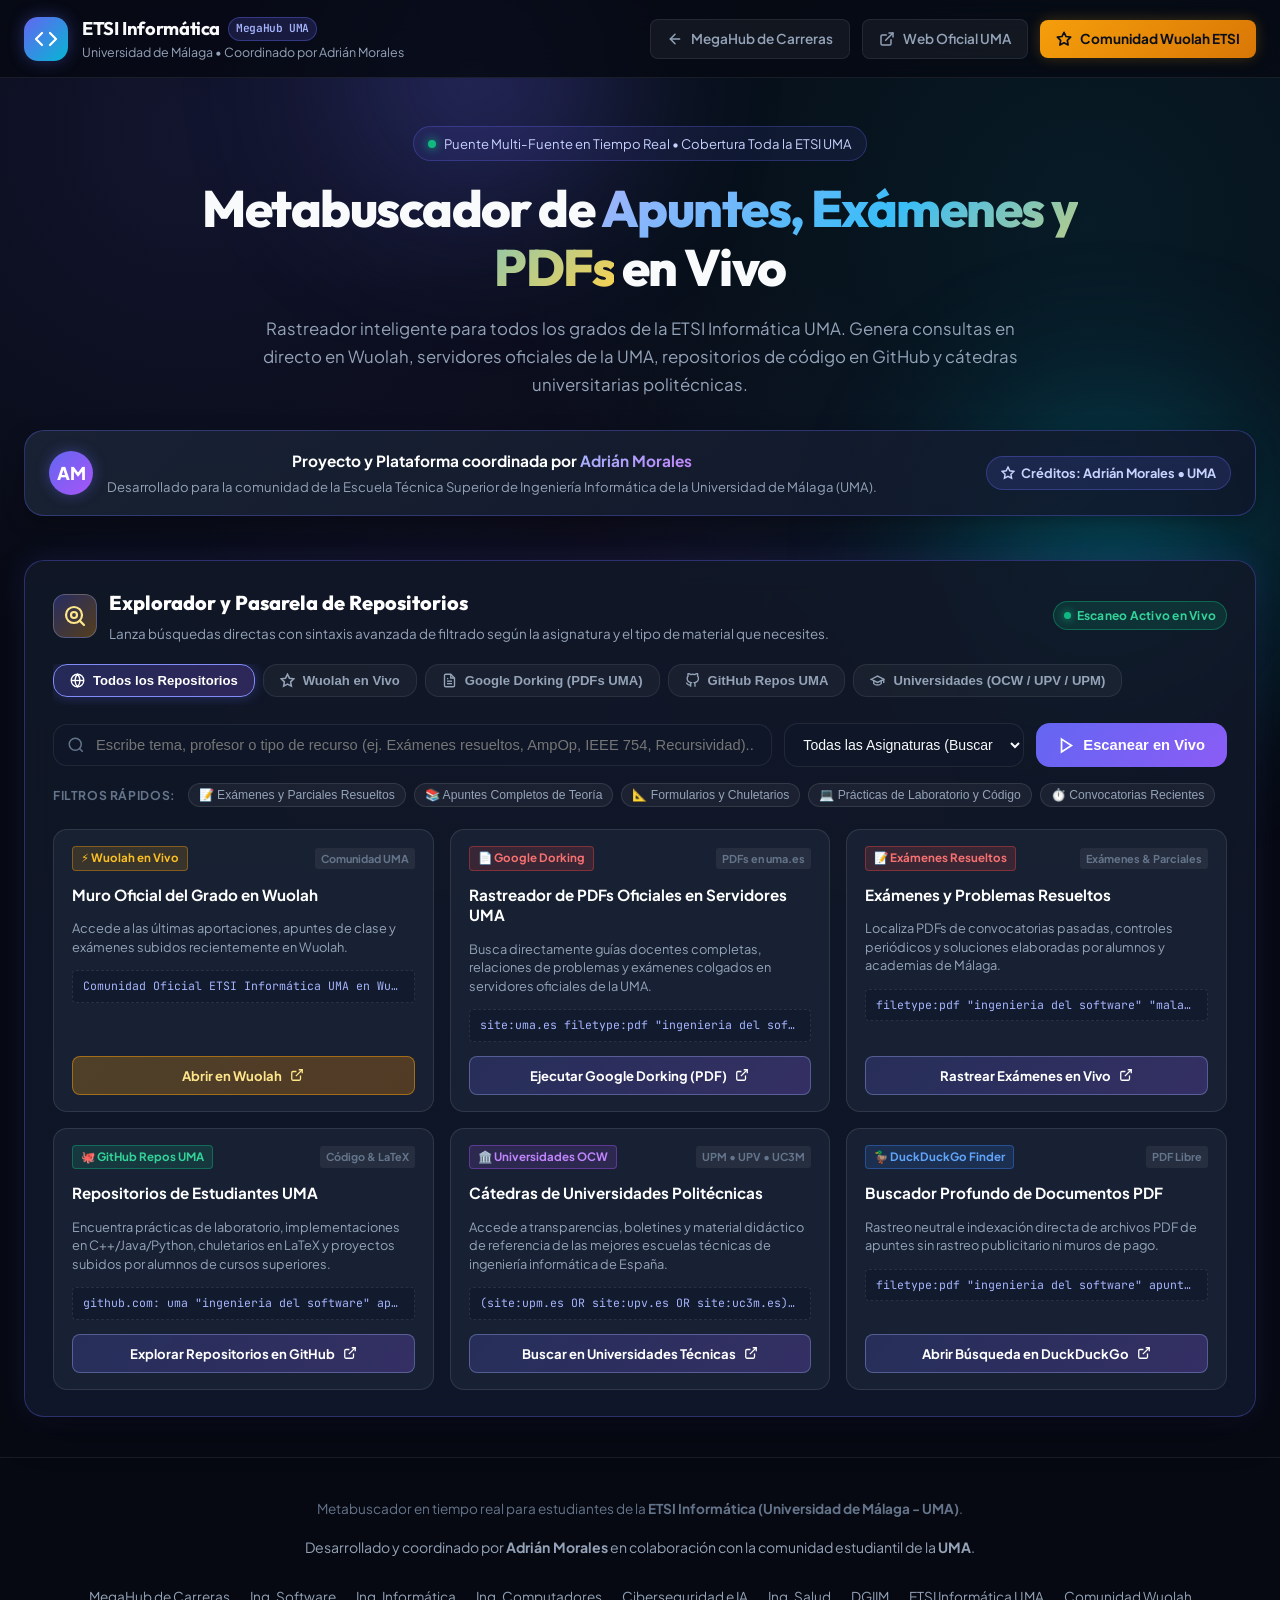
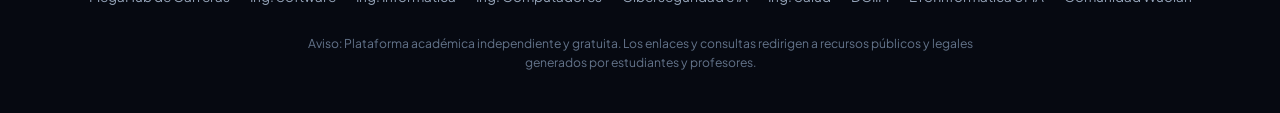
<file: metabuscador.html>
<!DOCTYPE html>
<html lang="es">
<head>
  <meta charset="UTF-8">
  <meta name="viewport" content="width=device-width, initial-scale=1.0">
  
  <!-- SEO & Meta Tags -->
  <title>Metabuscador en Vivo de Apuntes y PDFs | 1º Software UMA</title>
  <meta name="description" content="Metabuscador y puente en tiempo real para rastrear los mejores apuntes y PDFs de 1º de Ingeniería del Software UMA en Wuolah, Google Académico, GitHub y Universidades sin precarga fija.">
  <meta name="keywords" content="Metabuscador, apuntes, Wuolah, UMA, PDFs, examenes, GitHub, Ingenieria del Software, Malaga">
  <meta name="author" content="Comunidad Software UMA">

  <!-- Open Graph -->
  <meta property="og:title" content="Metabuscador de Apuntes y PDFs en Tiempo Real (UMA Software)">
  <meta property="og:description" content="Puente dinámico de búsqueda en directo en Wuolah, servidores UMA, repositorios GitHub y universidades politécnicas.">
  <meta property="og:type" content="website">

  <!-- Google Fonts -->
  <link rel="preconnect" href="https://fonts.googleapis.com">
  <link rel="preconnect" href="https://fonts.gstatic.com" crossorigin>
  <link href="https://fonts.googleapis.com/css2?family=JetBrains+Mono:wght@400;500;700&family=Outfit:wght@500;600;700;800&family=Plus+Jakarta+Sans:wght@400;500;600;700&display=swap" rel="stylesheet">

  <link rel="stylesheet" href="styles.css">
</head>
<body>

  <!-- Ambient Glow -->
  <div class="ambient-glow ambient-glow-1"></div>
  <div class="ambient-glow ambient-glow-2"></div>

  <!-- Header / Navbar -->
  <header class="site-header">
    <div class="container header-content">
      <a href="index.html" class="brand" title="Volver al MegaHub de Carreras">
        <div class="brand-icon">
          <svg width="24" height="24" viewBox="0 0 24 24" fill="none" stroke="currentColor" stroke-width="2.2" stroke-linecap="round" stroke-linejoin="round">
            <polyline points="16 18 22 12 16 6"></polyline>
            <polyline points="8 6 2 12 8 18"></polyline>
          </svg>
        </div>
        <div class="brand-text">
          <h1>ETSI Informática <span class="plan-badge">MegaHub UMA</span></h1>
          <p>Universidad de Málaga • Coordinado por Adrián Morales</p>
        </div>
      </a>

      <div class="header-actions">
        <a href="index.html" class="header-btn header-btn-secondary" title="Volver al Selector de Carreras">
          <svg width="16" height="16" viewBox="0 0 24 24" fill="none" stroke="currentColor" stroke-width="2.2" stroke-linecap="round" stroke-linejoin="round">
            <line x1="19" y1="12" x2="5" y2="12"></line>
            <polyline points="12 19 5 12 12 5"></polyline>
          </svg>
          <span>MegaHub de Carreras</span>
        </a>
        <a href="https://www.uma.es/etsi-informatica/" target="_blank" rel="noopener noreferrer" class="header-btn header-btn-secondary" title="Portal ETSI Informática UMA">
          <svg width="16" height="16" viewBox="0 0 24 24" fill="none" stroke="currentColor" stroke-width="2.2" stroke-linecap="round" stroke-linejoin="round">
            <path d="M18 13v6a2 2 0 0 1-2 2H5a2 2 0 0 1-2-2V8a2 2 0 0 1 2-2h6"></path>
            <polyline points="15 3 21 3 21 9"></polyline>
            <line x1="10" y1="14" x2="21" y2="3"></line>
          </svg>
          <span>Web Oficial UMA</span>
        </a>
        <a href="https://wuolah.com/uma-escuela-tecnica-superior-ingenieria-informatic" target="_blank" rel="noopener noreferrer" class="header-btn header-btn-wuolah" title="Comunidad oficial Wuolah (ETSI Informática UMA)">
          <svg width="16" height="16" viewBox="0 0 24 24" fill="none" stroke="currentColor" stroke-width="2.5" stroke-linecap="round" stroke-linejoin="round">
            <polygon points="12 2 15.09 8.26 22 9.27 17 14.14 18.18 21.02 12 17.77 5.82 21.02 7 14.14 2 9.27 8.91 8.26 12 2"></polygon>
          </svg>
          <span>Comunidad Wuolah ETSI</span>
        </a>
      </div>
    </div>
  </header>

  <!-- Main Container -->
  <main class="container">
    <section class="hero" style="padding-bottom: 18px;">
      <div class="hero-pill">
        <span class="hero-pulse-dot" style="background: #10b981; width: 8px; height: 8px; border-radius: 50%; box-shadow: 0 0 10px #10b981; display: inline-block;"></span>
        Puente Multi-Fuente en Tiempo Real • Cobertura Toda la ETSI UMA
      </div>

      <h2 class="hero-title">
        Metabuscador de <span class="text-gradient">Apuntes, Exámenes y PDFs</span> en Vivo
      </h2>

      <p class="hero-subtitle">
        Rastreador inteligente para todos los grados de la ETSI Informática UMA. Genera consultas en directo en Wuolah, servidores oficiales de la UMA, repositorios de código en GitHub y cátedras universitarias politécnicas.
      </p>

      <!-- Prominent Credits to Adrián Morales and UMA -->
      <div class="credits-banner" style="margin-top: 16px; margin-bottom: 16px;">
        <div class="credits-author-wrap">
          <div class="credits-avatar-icon">AM</div>
          <div>
            <h4 class="credits-title">Proyecto y Plataforma coordinada por <strong>Adrián Morales</strong></h4>
            <p class="credits-subtitle">
              Desarrollado para la comunidad de la Escuela Técnica Superior de Ingeniería Informática de la Universidad de Málaga (UMA).
            </p>
          </div>
        </div>
        <div class="credits-badge-pill">
          <svg width="14" height="14" viewBox="0 0 24 24" fill="none" stroke="currentColor" stroke-width="2.5"><path d="M12 2l3.09 6.26L22 9.27l-5 4.87 1.18 6.88L12 17.77l-6.18 3.25L7 14.14 2 9.27l6.91-1.01L12 2z"></path></svg>
          <span>Créditos: Adrián Morales • UMA</span>
        </div>
      </div>
    </section>

    <!-- Real-Time Search Engine Container -->
    <section class="live-search-engine-wrap" id="metabuscador" style="margin-top: 10px;">
      <div class="engine-header">
        <div class="engine-title-group">
          <div class="engine-icon-wrap">
            <svg width="24" height="24" viewBox="0 0 24 24" fill="none" stroke="currentColor" stroke-width="2.2" stroke-linecap="round" stroke-linejoin="round">
              <circle cx="11" cy="11" r="8"></circle>
              <line x1="21" y1="21" x2="16.65" y2="16.65"></line>
              <circle cx="11" cy="11" r="3"></circle>
            </svg>
          </div>
          <div>
            <h3 class="engine-title">Explorador y Pasarela de Repositorios</h3>
            <p class="engine-subtitle">Lanza búsquedas directas con sintaxis avanzada de filtrado según la asignatura y el tipo de material que necesites.</p>
          </div>
        </div>
        <div class="engine-live-tag">
          <span class="live-pulse-dot"></span>
          <span>Escaneo Activo en Vivo</span>
        </div>
      </div>

      <!-- Source Selection Tabs -->
      <div class="engine-source-tabs" id="engineSourceTabs">
        <button type="button" class="engine-source-tab active" data-source="all">
          <svg width="15" height="15" viewBox="0 0 24 24" fill="none" stroke="currentColor" stroke-width="2.2"><circle cx="12" cy="12" r="10"></circle><line x1="2" y1="12" x2="22" y2="12"></line><path d="M12 2a15.3 15.3 0 0 1 4 10 15.3 15.3 0 0 1-4 10 15.3 15.3 0 0 1-4-10 15.3 15.3 0 0 1 4-10z"></path></svg>
          Todos los Repositorios
        </button>
        <button type="button" class="engine-source-tab wuolah-tab" data-source="wuolah">
          <svg width="15" height="15" viewBox="0 0 24 24" fill="none" stroke="currentColor" stroke-width="2.5"><polygon points="12 2 15.09 8.26 22 9.27 17 14.14 18.18 21.02 12 17.77 5.82 21.02 7 14.14 2 9.27 8.91 8.26 12 2"></polygon></svg>
          Wuolah en Vivo
        </button>
        <button type="button" class="engine-source-tab" data-source="google">
          <svg width="15" height="15" viewBox="0 0 24 24" fill="none" stroke="currentColor" stroke-width="2.2"><path d="M14 2H6a2 2 0 0 0-2 2v16a2 2 0 0 0 2 2h12a2 2 0 0 0 2-2V8z"></path><polyline points="14 2 14 8 20 8"></polyline><line x1="16" y1="13" x2="8" y2="13"></line><line x1="16" y1="17" x2="8" y2="17"></line><polyline points="10 9 9 9 8 9"></polyline></svg>
          Google Dorking (PDFs UMA)
        </button>
        <button type="button" class="engine-source-tab" data-source="github">
          <svg width="15" height="15" viewBox="0 0 24 24" fill="none" stroke="currentColor" stroke-width="2.2"><path d="M9 19c-5 1.5-5-2.5-7-3m14 6v-3.87a3.37 3.37 0 0 0-.94-2.61c3.14-.35 6.44-1.54 6.44-7A5.44 5.44 0 0 0 20 4.77 5.07 5.07 0 0 0 19.91 1S18.73.65 16 2.48a13.38 13.38 0 0 0-7 0C6.27.65 5.09 1 5.09 1A5.07 5.07 0 0 0 5 4.77a5.44 5.44 0 0 0-1.5 3.78c0 5.42 3.3 6.61 6.44 7A3.37 3.37 0 0 0 9 18.13V22"></path></svg>
          GitHub Repos UMA
        </button>
        <button type="button" class="engine-source-tab" data-source="universities">
          <svg width="15" height="15" viewBox="0 0 24 24" fill="none" stroke="currentColor" stroke-width="2.2"><path d="M22 10v6M2 10l10-5 10 5-10 5z"></path><path d="M6 12v5c3 3 9 3 12 0v-5"></path></svg>
          Universidades (OCW / UPV / UPM)
        </button>
      </div>

      <!-- Search Inputs -->
      <div class="engine-form-row">
        <div class="engine-search-input-wrap">
          <svg class="engine-search-icon" width="18" height="18" viewBox="0 0 24 24" fill="none" stroke="currentColor" stroke-width="2">
            <circle cx="11" cy="11" r="8"></circle>
            <line x1="21" y1="21" x2="16.65" y2="16.65"></line>
          </svg>
          <input 
            type="text" 
            id="engineCustomQuery" 
            class="engine-search-input" 
            placeholder="Escribe tema, profesor o tipo de recurso (ej. Exámenes resueltos, AmpOp, IEEE 754, Recursividad)..."
            autocomplete="off"
          >
        </div>

        <select id="engineSubjectSelect" class="engine-select">
          <option value="all">Todas las Asignaturas (1º Curso)</option>
        </select>

        <button type="button" id="btnExecuteLiveSearch" class="btn-engine-submit">
          <svg width="17" height="17" viewBox="0 0 24 24" fill="none" stroke="currentColor" stroke-width="2.4">
            <polygon points="5 3 19 12 5 21 5 3"></polygon>
          </svg>
          <span>Escanear en Vivo</span>
        </button>
      </div>

      <!-- Quick Preset Filter Chips -->
      <div class="engine-presets-row">
        <span class="preset-chip-label">Filtros Rápidos:</span>
        <button type="button" class="preset-chip" data-preset="examenes">📝 Exámenes y Parciales Resueltos</button>
        <button type="button" class="preset-chip" data-preset="teoria">📚 Apuntes Completos de Teoría</button>
        <button type="button" class="preset-chip" data-preset="formulario">📐 Formularios y Chuletarios</button>
        <button type="button" class="preset-chip" data-preset="practicas">💻 Prácticas de Laboratorio y Código</button>
        <button type="button" class="preset-chip" data-preset="recientes">⏱️ Convocatorias Recientes</button>
      </div>

      <!-- Dynamic Live Bridge Cards Results -->
      <div id="liveBridgeResultsContainer">
        <div class="live-results-grid" id="liveBridgeResultsGrid">
          <!-- Injected dynamically by metabuscador.js -->
        </div>
      </div>
    </section>
  </main>

  <!-- Live Subject Scanner Modal -->
  <div class="modal-backdrop" id="liveScannerModal" role="dialog" aria-modal="true" aria-labelledby="liveScannerModalTitle">
    <div class="modal-card" style="max-width: 880px;">
      <div class="modal-header">
        <div style="display: flex; align-items: center; gap: 12px;">
          <div class="engine-icon-wrap" style="width: 40px; height: 40px;">
            <svg width="22" height="22" viewBox="0 0 24 24" fill="none" stroke="currentColor" stroke-width="2.4"><polyline points="22 12 18 12 15 21 9 3 6 12 2 12"></polyline></svg>
          </div>
          <div>
            <div class="engine-live-tag" style="margin-bottom: 4px;">
              <span class="live-pulse-dot"></span>
              <span>Escáner en Tiempo Real Activo</span>
            </div>
            <h3 id="liveScannerModalTitle" style="font-family: var(--font-heading); font-size: 1.3rem; font-weight: 800; color: #fff; margin: 0;"></h3>
          </div>
        </div>
        <button class="modal-close-btn" id="liveScannerModalCloseBtn" title="Cerrar escáner">
          <svg width="20" height="20" viewBox="0 0 24 24" fill="none" stroke="currentColor" stroke-width="2"><line x1="18" y1="6" x2="6" y2="18"></line><line x1="6" y1="6" x2="18" y2="18"></line></svg>
        </button>
      </div>

      <div class="modal-body" id="liveScannerModalBody" style="padding: 24px;">
        <!-- Injected dynamically by metabuscador.js -->
      </div>
    </div>
  </div>

  <!-- Toast Notification Container -->
  <div class="toast-container" id="toastContainer"></div>

  <!-- Footer -->
  <footer class="site-footer">
    <div class="container footer-content">
      <p>
        Metabuscador en tiempo real para estudiantes de la <strong>ETSI Informática (Universidad de Málaga - UMA)</strong>.
      </p>
      <p style="font-size: 0.88rem; color: var(--text-muted); margin-bottom: 12px;">
        Desarrollado y coordinado por <strong>Adrián Morales</strong> en colaboración con la comunidad estudiantil de la <strong>UMA</strong>.
      </p>
      <div class="footer-links">
        <a href="index.html">MegaHub de Carreras</a>
        <a href="carrera.html?carrera=software">Ing. Software</a>
        <a href="carrera.html?carrera=informatica">Ing. Informática</a>
        <a href="carrera.html?carrera=computadores">Ing. Computadores</a>
        <a href="carrera.html?carrera=ciberia">Ciberseguridad e IA</a>
        <a href="carrera.html?carrera=salud">Ing. Salud</a>
        <a href="carrera.html?carrera=dgiim">DGIIM</a>
        <a href="https://www.uma.es/etsi-informatica/" target="_blank" rel="noopener">ETSI Informática UMA</a>
        <a href="https://wuolah.com" target="_blank" rel="noopener">Comunidad Wuolah</a>
      </div>
      <p style="font-size: 0.76rem; color: var(--text-dim); max-width: 700px; margin-top: 10px;">
        Aviso: Plataforma académica independiente y gratuita. Los enlaces y consultas redirigen a recursos públicos y legales generados por estudiantes y profesores.
      </p>
    </div>
  </footer>

  <!-- Scripts -->
  <script src="degrees_data.js"></script>
  <script src="data.js"></script>
  <script src="metabuscador.js"></script>
</body>
</html>
</file>
<file: styles.css>
/* ==========================================================================
   PORTAL DE ASIGNATURAS Y APUNTES WUOLAH - 1º INGENIERÍA DEL SOFTWARE (UMA)
   Design System: Cyber-Academic & Modern Glassmorphism
   ========================================================================== */

:root {
  /* Color Palette */
  --bg-main: #070a13;
  --bg-surface: #0e1526;
  --bg-card: rgba(17, 26, 49, 0.75);
  --bg-card-hover: rgba(23, 35, 66, 0.88);
  --bg-glass: rgba(15, 23, 42, 0.65);
  --bg-glass-input: rgba(10, 16, 31, 0.85);
  
  --border-subtle: rgba(255, 255, 255, 0.08);
  --border-focus: rgba(99, 102, 241, 0.5);
  --border-glow: rgba(99, 102, 241, 0.25);

  --text-main: #f8fafc;
  --text-muted: #94a3b8;
  --text-dim: #64748b;

  --primary: #6366f1;
  --primary-hover: #4f46e5;
  --primary-glow: rgba(99, 102, 241, 0.35);

  --cyan: #06b6d4;
  --cyan-glow: rgba(6, 182, 212, 0.3);
  --emerald: #10b981;
  --emerald-glow: rgba(16, 185, 129, 0.25);
  --amber: #f59e0b;
  --amber-glow: rgba(245, 158, 11, 0.25);
  --rose: #f43f5e;
  --rose-glow: rgba(244, 63, 94, 0.25);
  --purple: #8b5cf6;

  /* Wuolah Brand Accent */
  --wuolah-yellow: #fcd34d;
  --wuolah-bg: rgba(251, 191, 36, 0.12);
  --wuolah-border: rgba(251, 191, 36, 0.35);

  /* Shadows */
  --shadow-sm: 0 2px 8px rgba(0, 0, 0, 0.3);
  --shadow-md: 0 8px 24px -4px rgba(0, 0, 0, 0.5);
  --shadow-lg: 0 16px 36px -6px rgba(0, 0, 0, 0.65);
  --shadow-glow: 0 0 25px rgba(99, 102, 241, 0.2);

  /* Fonts */
  --font-sans: 'Plus Jakarta Sans', system-ui, -apple-system, sans-serif;
  --font-heading: 'Outfit', var(--font-sans);
  --font-mono: 'JetBrains Mono', monospace;

  --radius-sm: 8px;
  --radius-md: 14px;
  --radius-lg: 20px;
  --radius-full: 9999px;
  --transition: all 0.25s cubic-bezier(0.16, 1, 0.3, 1);
}

/* Reset & Global */
*, *::before, *::after {
  box-sizing: border-box;
  margin: 0;
  padding: 0;
}

html {
  scroll-behavior: smooth;
}

body {
  font-family: var(--font-sans);
  background-color: var(--bg-main);
  color: var(--text-main);
  line-height: 1.6;
  min-height: 100vh;
  overflow-x: hidden;
  position: relative;
  background-image: 
    radial-gradient(circle at 15% 15%, rgba(99, 102, 241, 0.12) 0%, transparent 40%),
    radial-gradient(circle at 85% 25%, rgba(6, 182, 212, 0.10) 0%, transparent 45%),
    radial-gradient(circle at 50% 80%, rgba(139, 92, 246, 0.08) 0%, transparent 50%);
  background-attachment: fixed;
}

/* Ambient glow accents */
.ambient-glow {
  position: fixed;
  pointer-events: none;
  z-index: 0;
  filter: blur(80px);
  opacity: 0.45;
}

.ambient-glow-1 {
  top: -100px;
  left: 20%;
  width: 450px;
  height: 350px;
  background: radial-gradient(circle, #6366f1, transparent 70%);
}

.ambient-glow-2 {
  top: 40%;
  right: -80px;
  width: 500px;
  height: 400px;
  background: radial-gradient(circle, #06b6d4, transparent 70%);
}

/* Container */
.container {
  width: 100%;
  max-width: 1380px;
  margin: 0 auto;
  padding: 0 24px;
  position: relative;
  z-index: 1;
}

/* ==========================================================================
   HEADER & NAVBAR
   ========================================================================== */
.site-header {
  position: sticky;
  top: 0;
  z-index: 100;
  background: rgba(7, 10, 19, 0.85);
  backdrop-filter: blur(16px);
  -webkit-backdrop-filter: blur(16px);
  border-bottom: 1px solid var(--border-subtle);
  padding: 14px 0;
  transition: var(--transition);
}

.header-content {
  display: flex;
  align-items: center;
  justify-content: space-between;
  gap: 20px;
}

.brand {
  display: flex;
  align-items: center;
  gap: 14px;
  text-decoration: none;
  color: var(--text-main);
}

.brand-icon {
  width: 44px;
  height: 44px;
  background: linear-gradient(135deg, #6366f1, #06b6d4);
  border-radius: var(--radius-md);
  display: flex;
  align-items: center;
  justify-content: center;
  color: white;
  box-shadow: 0 0 16px var(--primary-glow);
}

.brand-text h1 {
  font-family: var(--font-heading);
  font-size: 1.15rem;
  font-weight: 700;
  letter-spacing: -0.02em;
  display: flex;
  align-items: center;
  gap: 8px;
}

.brand-text p {
  font-size: 0.78rem;
  color: var(--text-muted);
}

.plan-badge {
  background: rgba(99, 102, 241, 0.18);
  color: #a5b4fc;
  border: 1px solid rgba(99, 102, 241, 0.4);
  font-size: 0.7rem;
  font-family: var(--font-mono);
  font-weight: 600;
  padding: 2px 7px;
  border-radius: var(--radius-full);
}

.header-actions {
  display: flex;
  align-items: center;
  gap: 12px;
}

.header-btn {
  display: inline-flex;
  align-items: center;
  gap: 8px;
  padding: 8px 16px;
  border-radius: var(--radius-sm);
  font-size: 0.85rem;
  font-weight: 600;
  text-decoration: none;
  transition: var(--transition);
}

.header-btn-secondary {
  background: rgba(255, 255, 255, 0.05);
  color: var(--text-muted);
  border: 1px solid var(--border-subtle);
}

.header-btn-secondary:hover {
  background: rgba(255, 255, 255, 0.1);
  color: var(--text-main);
  border-color: rgba(255, 255, 255, 0.2);
}

.header-btn-wuolah {
  background: linear-gradient(135deg, #f59e0b, #d97706);
  color: #0b0f19;
  font-weight: 700;
  border: none;
  box-shadow: 0 0 14px var(--amber-glow);
}

.header-btn-wuolah:hover {
  transform: translateY(-1px);
  box-shadow: 0 4px 18px var(--amber-glow);
}

.header-btn-metabuscador {
  background: linear-gradient(135deg, #6366f1 0%, #8b5cf6 100%);
  color: #ffffff;
  font-weight: 700;
  border: 1px solid rgba(165, 180, 252, 0.4);
  box-shadow: 0 0 16px rgba(99, 102, 241, 0.4);
}

.header-btn-metabuscador:hover {
  transform: translateY(-1px);
  background: linear-gradient(135deg, #4f46e5 0%, #7c3aed 100%);
  color: #ffffff;
  box-shadow: 0 4px 20px rgba(99, 102, 241, 0.6);
}

/* ==========================================================================
   HERO SECTION
   ========================================================================== */
.hero {
  padding: 48px 0 24px 0;
  text-align: center;
}

.hero-pill {
  display: inline-flex;
  align-items: center;
  gap: 8px;
  background: rgba(99, 102, 241, 0.1);
  border: 1px solid rgba(99, 102, 241, 0.3);
  padding: 6px 14px;
  border-radius: var(--radius-full);
  font-size: 0.82rem;
  color: #c7d2fe;
  margin-bottom: 18px;
}

.hero-pill-dot {
  width: 8px;
  height: 8px;
  background: var(--emerald);
  border-radius: 50%;
  box-shadow: 0 0 8px var(--emerald);
  animation: pulse 2s infinite;
}

@keyframes pulse {
  0% { transform: scale(0.95); opacity: 0.8; }
  50% { transform: scale(1.15); opacity: 1; }
  100% { transform: scale(0.95); opacity: 0.8; }
}

.hero-title {
  font-family: var(--font-heading);
  font-size: clamp(2.2rem, 4vw, 3.4rem);
  font-weight: 800;
  letter-spacing: -0.03em;
  line-height: 1.15;
  margin-bottom: 18px;
  max-width: 950px;
  margin-left: auto;
  margin-right: auto;
}

.text-gradient {
  background: linear-gradient(135deg, #a5b4fc 0%, #38bdf8 50%, #fcd34d 100%);
  -webkit-background-clip: text;
  -webkit-text-fill-color: transparent;
}

.hero-subtitle {
  font-size: 1.05rem;
  color: var(--text-muted);
  max-width: 780px;
  margin: 0 auto 32px auto;
  line-height: 1.65;
}

/* Stats counter grid */
.hero-stats {
  display: grid;
  grid-template-columns: repeat(auto-fit, minmax(170px, 1fr));
  gap: 16px;
  max-width: 880px;
  margin: 0 auto 40px auto;
}

.stat-card {
  background: var(--bg-card);
  backdrop-filter: blur(12px);
  -webkit-backdrop-filter: blur(12px);
  border: 1px solid var(--border-subtle);
  border-radius: var(--radius-md);
  padding: 16px 14px;
  text-align: center;
  transition: var(--transition);
}

.stat-card:hover {
  transform: translateY(-2px);
  border-color: var(--border-focus);
  background: var(--bg-card-hover);
}

.stat-number {
  font-family: var(--font-heading);
  font-size: 1.75rem;
  font-weight: 800;
  color: var(--text-main);
  display: flex;
  align-items: center;
  justify-content: center;
  gap: 4px;
}

.stat-number span {
  color: var(--cyan);
}

.stat-label {
  font-size: 0.78rem;
  color: var(--text-muted);
  text-transform: uppercase;
  letter-spacing: 0.05em;
  font-weight: 600;
  margin-top: 2px;
}

/* ==========================================================================
   CONTROLS, SEARCH & FILTERS
   ========================================================================== */
.controls-section {
  background: var(--bg-card);
  backdrop-filter: blur(16px);
  border: 1px solid var(--border-subtle);
  border-radius: var(--radius-lg);
  padding: 20px;
  margin-bottom: 32px;
  box-shadow: var(--shadow-md);
}

.search-bar-wrapper {
  position: relative;
  display: flex;
  align-items: center;
  margin-bottom: 18px;
}

.search-icon {
  position: absolute;
  left: 18px;
  color: var(--text-dim);
  pointer-events: none;
}

.search-input {
  width: 100%;
  background: var(--bg-glass-input);
  border: 1px solid var(--border-subtle);
  border-radius: var(--radius-md);
  padding: 14px 46px 14px 48px;
  font-size: 0.95rem;
  font-family: var(--font-sans);
  color: var(--text-main);
  transition: var(--transition);
}

.search-input:focus {
  outline: none;
  border-color: var(--primary);
  box-shadow: 0 0 0 3px var(--primary-glow);
}

.search-input::placeholder {
  color: var(--text-dim);
}

.search-clear-btn {
  position: absolute;
  right: 14px;
  background: transparent;
  border: none;
  color: var(--text-dim);
  cursor: pointer;
  padding: 6px;
  border-radius: var(--radius-full);
  display: none;
  align-items: center;
  justify-content: center;
}

.search-clear-btn:hover {
  color: var(--text-main);
  background: rgba(255, 255, 255, 0.08);
}

/* Filters row */
.filters-row {
  display: flex;
  flex-wrap: wrap;
  align-items: center;
  justify-content: space-between;
  gap: 16px;
}

.filter-group {
  display: flex;
  align-items: center;
  gap: 8px;
  flex-wrap: wrap;
}

.filter-label {
  font-size: 0.8rem;
  font-weight: 600;
  color: var(--text-dim);
  text-transform: uppercase;
  letter-spacing: 0.04em;
  margin-right: 4px;
}

.filter-btn {
  background: rgba(255, 255, 255, 0.04);
  border: 1px solid var(--border-subtle);
  color: var(--text-muted);
  font-family: var(--font-sans);
  font-size: 0.82rem;
  font-weight: 500;
  padding: 6px 14px;
  border-radius: var(--radius-full);
  cursor: pointer;
  transition: var(--transition);
}

.filter-btn:hover {
  background: rgba(255, 255, 255, 0.09);
  color: var(--text-main);
  border-color: rgba(255, 255, 255, 0.18);
}

.filter-btn.active {
  background: var(--primary);
  color: white;
  border-color: var(--primary);
  box-shadow: 0 0 12px var(--primary-glow);
  font-weight: 600;
}

.results-count {
  font-size: 0.85rem;
  color: var(--text-muted);
  font-family: var(--font-mono);
}

/* ==========================================================================
   SUBJECTS GRID & CARDS
   ========================================================================== */
.subjects-grid {
  display: grid;
  grid-template-columns: repeat(auto-fill, minmax(400px, 1fr));
  gap: 24px;
  margin-bottom: 48px;
}

.subject-card {
  background: var(--bg-card);
  backdrop-filter: blur(14px);
  -webkit-backdrop-filter: blur(14px);
  border: 1px solid var(--border-subtle);
  border-radius: var(--radius-lg);
  padding: 24px;
  display: flex;
  flex-direction: column;
  transition: var(--transition);
  position: relative;
  overflow: hidden;
}

.subject-card::before {
  content: '';
  position: absolute;
  top: 0;
  left: 0;
  right: 0;
  height: 3px;
  background: var(--card-accent-color, var(--primary));
  opacity: 0.8;
  transition: var(--transition);
}

.subject-card:hover {
  transform: translateY(-4px);
  border-color: rgba(255, 255, 255, 0.18);
  box-shadow: var(--shadow-lg), 0 0 24px rgba(99, 102, 241, 0.15);
  background: var(--bg-card-hover);
}

.subject-card:hover::before {
  height: 4px;
  opacity: 1;
}

/* Card Header */
.card-top-meta {
  display: flex;
  align-items: center;
  justify-content: space-between;
  margin-bottom: 14px;
}

.card-badges-left {
  display: flex;
  align-items: center;
  gap: 8px;
}

.badge-code {
  background: rgba(255, 255, 255, 0.08);
  border: 1px solid rgba(255, 255, 255, 0.12);
  color: var(--text-main);
  font-family: var(--font-mono);
  font-size: 0.74rem;
  font-weight: 700;
  padding: 3px 8px;
  border-radius: var(--radius-sm);
}

.badge-semester {
  background: rgba(6, 182, 212, 0.12);
  color: #38bdf8;
  border: 1px solid rgba(6, 182, 212, 0.3);
  font-size: 0.72rem;
  font-weight: 600;
  padding: 3px 8px;
  border-radius: var(--radius-sm);
}

.badge-difficulty {
  font-size: 0.72rem;
  font-weight: 700;
  padding: 3px 9px;
  border-radius: var(--radius-full);
  display: inline-flex;
  align-items: center;
  gap: 4px;
}

.diff-baja {
  background: rgba(16, 185, 129, 0.15);
  color: #34d399;
  border: 1px solid rgba(16, 185, 129, 0.3);
}

.diff-media {
  background: rgba(6, 182, 212, 0.15);
  color: #38bdf8;
  border: 1px solid rgba(6, 182, 212, 0.3);
}

.diff-alta {
  background: rgba(245, 158, 11, 0.15);
  color: #fbbf24;
  border: 1px solid rgba(245, 158, 11, 0.3);
}

.diff-muy-alta {
  background: rgba(239, 68, 68, 0.15);
  color: #f87171;
  border: 1px solid rgba(239, 68, 68, 0.3);
}

.card-title-group {
  margin-bottom: 12px;
}

.subject-name {
  font-family: var(--font-heading);
  font-size: 1.3rem;
  font-weight: 700;
  letter-spacing: -0.01em;
  color: var(--text-main);
  line-height: 1.3;
}

.subject-acronym {
  color: var(--text-dim);
  font-family: var(--font-mono);
  font-size: 0.85rem;
  margin-left: 6px;
}

.subject-summary {
  font-size: 0.88rem;
  color: var(--text-muted);
  line-height: 1.55;
  margin-bottom: 18px;
  flex-grow: 1;
}

/* Card metrics row */
.card-stats-row {
  display: flex;
  align-items: center;
  gap: 16px;
  padding: 10px 14px;
  background: rgba(0, 0, 0, 0.25);
  border-radius: var(--radius-sm);
  margin-bottom: 18px;
  border: 1px solid rgba(255, 255, 255, 0.04);
}

.metric-item {
  display: flex;
  align-items: center;
  gap: 6px;
  font-size: 0.78rem;
  color: var(--text-muted);
}

.metric-item strong {
  color: var(--text-main);
  font-family: var(--font-mono);
}

/* Wuolah Curated Section inside Card */
.wuolah-section-header {
  display: flex;
  align-items: center;
  justify-content: space-between;
  margin-bottom: 12px;
  padding-top: 14px;
  border-top: 1px solid var(--border-subtle);
}

.wuolah-section-title {
  display: flex;
  align-items: center;
  gap: 6px;
  font-size: 0.82rem;
  font-weight: 700;
  text-transform: uppercase;
  letter-spacing: 0.04em;
  color: var(--wuolah-yellow);
}

.wuolah-badge-count {
  background: var(--wuolah-bg);
  border: 1px solid var(--wuolah-border);
  color: var(--wuolah-yellow);
  font-size: 0.7rem;
  font-weight: 700;
  padding: 2px 7px;
  border-radius: var(--radius-full);
}

.wuolah-notes-list {
  display: flex;
  flex-direction: column;
  gap: 10px;
  margin-bottom: 18px;
}

.wuolah-note-item {
  background: rgba(255, 255, 255, 0.03);
  border: 1px solid rgba(255, 255, 255, 0.06);
  border-radius: var(--radius-md);
  padding: 12px 14px;
  transition: var(--transition);
}

.wuolah-note-item:hover {
  background: rgba(251, 191, 36, 0.05);
  border-color: rgba(251, 191, 36, 0.25);
}

.note-header {
  display: flex;
  align-items: flex-start;
  justify-content: space-between;
  gap: 10px;
  margin-bottom: 6px;
}

.note-title-wrap {
  display: flex;
  flex-direction: column;
  gap: 2px;
}

.note-title {
  font-size: 0.88rem;
  font-weight: 600;
  color: #f1f5f9;
  line-height: 1.35;
}

.note-badges-row {
  display: flex;
  align-items: center;
  gap: 6px;
  flex-wrap: wrap;
  margin-top: 4px;
}

.note-tag {
  font-size: 0.68rem;
  font-weight: 600;
  padding: 2px 6px;
  border-radius: 4px;
  background: rgba(255, 255, 255, 0.08);
  color: var(--text-muted);
}

.note-tag-highlight {
  background: rgba(99, 102, 241, 0.2);
  color: #c7d2fe;
  border: 1px solid rgba(99, 102, 241, 0.35);
}

.note-tag-free {
  background: rgba(16, 185, 129, 0.18);
  color: #34d399;
  border: 1px solid rgba(16, 185, 129, 0.4);
  font-weight: 700;
}

.note-rating-box {
  display: flex;
  align-items: center;
  gap: 4px;
  background: rgba(251, 191, 36, 0.15);
  color: #fbbf24;
  padding: 2px 8px;
  border-radius: var(--radius-sm);
  font-family: var(--font-mono);
  font-size: 0.75rem;
  font-weight: 700;
  white-space: nowrap;
}

.note-description {
  font-size: 0.78rem;
  color: var(--text-muted);
  line-height: 1.45;
  margin: 6px 0 8px 0;
}

.note-footer {
  display: flex;
  align-items: center;
  justify-content: space-between;
  font-size: 0.74rem;
  color: var(--text-dim);
  padding-top: 6px;
  border-top: 1px dashed rgba(255, 255, 255, 0.06);
}

.note-meta {
  display: flex;
  align-items: center;
  gap: 12px;
}

.btn-wuolah-direct {
  display: inline-flex;
  align-items: center;
  gap: 5px;
  background: rgba(251, 191, 36, 0.12);
  color: var(--wuolah-yellow);
  border: 1px solid rgba(251, 191, 36, 0.3);
  padding: 4px 10px;
  border-radius: var(--radius-sm);
  text-decoration: none;
  font-size: 0.74rem;
  font-weight: 600;
  transition: var(--transition);
  cursor: pointer;
}

.btn-wuolah-direct:hover {
  background: var(--wuolah-yellow);
  color: #0b0f19;
  box-shadow: 0 0 10px rgba(251, 191, 36, 0.4);
}

/* Card Actions Footer */
.card-actions-footer {
  display: flex;
  align-items: center;
  gap: 10px;
  margin-top: 12px;
}

.btn-action-primary {
  flex: 1;
  background: rgba(99, 102, 241, 0.15);
  color: #c7d2fe;
  border: 1px solid rgba(99, 102, 241, 0.35);
  padding: 10px 14px;
  border-radius: var(--radius-md);
  font-size: 0.85rem;
  font-weight: 600;
  display: inline-flex;
  align-items: center;
  justify-content: center;
  gap: 8px;
  cursor: pointer;
  transition: var(--transition);
}

.btn-action-primary:hover {
  background: var(--primary);
  color: white;
  border-color: var(--primary);
  box-shadow: 0 0 16px var(--primary-glow);
}

.btn-action-icon {
  background: rgba(255, 255, 255, 0.05);
  border: 1px solid var(--border-subtle);
  color: var(--text-muted);
  width: 38px;
  height: 38px;
  border-radius: var(--radius-md);
  display: flex;
  align-items: center;
  justify-content: center;
  cursor: pointer;
  transition: var(--transition);
  text-decoration: none;
}

.btn-action-icon:hover {
  background: rgba(255, 255, 255, 0.12);
  color: var(--text-main);
  border-color: rgba(255, 255, 255, 0.25);
}

/* ==========================================================================
   WUOLAH DIRECT SEARCH GENERATOR (WIDGET)
   ========================================================================== */
.quick-finder-widget {
  background: linear-gradient(135deg, rgba(30, 27, 75, 0.7), rgba(15, 23, 42, 0.8));
  backdrop-filter: blur(16px);
  border: 1px solid rgba(99, 102, 241, 0.3);
  border-radius: var(--radius-lg);
  padding: 28px;
  margin-bottom: 48px;
  position: relative;
  overflow: hidden;
}

.quick-finder-widget::before {
  content: '';
  position: absolute;
  top: -50%;
  right: -20%;
  width: 350px;
  height: 350px;
  background: radial-gradient(circle, rgba(251, 191, 36, 0.12), transparent 70%);
  pointer-events: none;
}

.widget-header {
  margin-bottom: 20px;
}

.widget-title {
  font-family: var(--font-heading);
  font-size: 1.4rem;
  font-weight: 700;
  display: flex;
  align-items: center;
  gap: 10px;
  color: var(--text-main);
}

.widget-desc {
  font-size: 0.9rem;
  color: var(--text-muted);
  margin-top: 4px;
}

.finder-form-grid {
  display: grid;
  grid-template-columns: 1.5fr 1fr 1fr auto;
  gap: 14px;
  align-items: center;
}

.finder-select {
  background: var(--bg-glass-input);
  border: 1px solid var(--border-subtle);
  border-radius: var(--radius-md);
  padding: 12px 16px;
  color: var(--text-main);
  font-size: 0.9rem;
  font-family: var(--font-sans);
  cursor: pointer;
  transition: var(--transition);
}

.finder-select:focus {
  outline: none;
  border-color: var(--primary);
  box-shadow: 0 0 0 3px var(--primary-glow);
}

.btn-finder-search {
  background: linear-gradient(135deg, #f59e0b, #eab308);
  color: #090d16;
  font-weight: 700;
  border: none;
  padding: 12px 22px;
  border-radius: var(--radius-md);
  font-size: 0.9rem;
  display: inline-flex;
  align-items: center;
  gap: 8px;
  cursor: pointer;
  transition: var(--transition);
  box-shadow: 0 0 16px var(--amber-glow);
}

.btn-finder-search:hover {
  transform: translateY(-1px);
  box-shadow: 0 4px 20px rgba(245, 158, 11, 0.45);
}

/* ==========================================================================
   SURVIVAL GUIDE & STUDY TIPS
   ========================================================================== */
.survival-section {
  margin-bottom: 60px;
}

.section-heading-wrap {
  text-align: center;
  margin-bottom: 32px;
}

.section-badge {
  display: inline-block;
  font-size: 0.75rem;
  font-weight: 700;
  text-transform: uppercase;
  letter-spacing: 0.06em;
  color: var(--cyan);
  background: rgba(6, 182, 212, 0.1);
  padding: 4px 12px;
  border-radius: var(--radius-full);
  margin-bottom: 10px;
}

.section-title {
  font-family: var(--font-heading);
  font-size: 1.85rem;
  font-weight: 800;
  color: var(--text-main);
}

.tips-grid {
  display: grid;
  grid-template-columns: repeat(auto-fit, minmax(280px, 1fr));
  gap: 20px;
}

.tip-card {
  background: var(--bg-card);
  backdrop-filter: blur(12px);
  border: 1px solid var(--border-subtle);
  border-radius: var(--radius-lg);
  padding: 24px;
  position: relative;
  transition: var(--transition);
}

.tip-card:hover {
  transform: translateY(-3px);
  border-color: rgba(6, 182, 212, 0.4);
  box-shadow: 0 10px 24px -4px rgba(6, 182, 212, 0.15);
}

.tip-number {
  font-family: var(--font-mono);
  font-size: 0.8rem;
  font-weight: 700;
  color: var(--cyan);
  background: rgba(6, 182, 212, 0.12);
  display: inline-block;
  padding: 2px 8px;
  border-radius: 4px;
  margin-bottom: 12px;
}

.tip-title {
  font-size: 1.1rem;
  font-weight: 700;
  color: var(--text-main);
  margin-bottom: 10px;
}

.tip-desc {
  font-size: 0.88rem;
  color: var(--text-muted);
  line-height: 1.6;
}

/* ==========================================================================
   MODAL DEEP-DIVE
   ========================================================================== */
.modal-backdrop {
  position: fixed;
  inset: 0;
  background: rgba(3, 7, 18, 0.82);
  backdrop-filter: blur(8px);
  -webkit-backdrop-filter: blur(8px);
  z-index: 1000;
  display: none;
  align-items: center;
  justify-content: center;
  padding: 20px;
  opacity: 0;
  transition: opacity 0.25s ease;
}

.modal-backdrop.active {
  display: flex;
  opacity: 1;
}

.modal-card {
  background: #0f172a;
  border: 1px solid rgba(255, 255, 255, 0.12);
  border-radius: var(--radius-lg);
  width: 100%;
  max-width: 840px;
  max-height: 90vh;
  overflow-y: auto;
  box-shadow: 0 25px 60px -10px rgba(0, 0, 0, 0.8);
  position: relative;
  transform: scale(0.96);
  transition: transform 0.25s cubic-bezier(0.16, 1, 0.3, 1);
}

.modal-backdrop.active .modal-card {
  transform: scale(1);
}

.modal-header {
  position: sticky;
  top: 0;
  background: rgba(15, 23, 42, 0.95);
  backdrop-filter: blur(12px);
  border-bottom: 1px solid var(--border-subtle);
  padding: 20px 26px;
  display: flex;
  align-items: flex-start;
  justify-content: space-between;
  z-index: 10;
}

.modal-close-btn {
  background: rgba(255, 255, 255, 0.06);
  border: 1px solid var(--border-subtle);
  color: var(--text-muted);
  width: 36px;
  height: 36px;
  border-radius: var(--radius-md);
  display: flex;
  align-items: center;
  justify-content: center;
  cursor: pointer;
  transition: var(--transition);
}

.modal-close-btn:hover {
  background: rgba(255, 255, 255, 0.15);
  color: white;
}

.modal-body {
  padding: 26px;
}

.modal-section {
  margin-bottom: 28px;
}

.modal-section-title {
  font-size: 0.95rem;
  font-weight: 700;
  text-transform: uppercase;
  letter-spacing: 0.05em;
  color: var(--cyan);
  margin-bottom: 14px;
  display: flex;
  align-items: center;
  gap: 8px;
}

.syllabus-list {
  display: flex;
  flex-direction: column;
  gap: 10px;
}

.syllabus-item {
  background: rgba(255, 255, 255, 0.03);
  border: 1px solid rgba(255, 255, 255, 0.06);
  border-radius: var(--radius-md);
  padding: 12px 14px;
  display: flex;
  align-items: center;
  gap: 12px;
  font-size: 0.88rem;
  transition: var(--transition);
}

.syllabus-item:hover {
  background: rgba(255, 255, 255, 0.06);
}

.syllabus-checkbox {
  width: 18px;
  height: 18px;
  accent-color: var(--emerald);
  cursor: pointer;
}

.syllabus-item.completed {
  opacity: 0.6;
  text-decoration: line-through;
}

.exam-tips-box {
  background: rgba(245, 158, 11, 0.08);
  border: 1px solid rgba(245, 158, 11, 0.25);
  border-radius: var(--radius-md);
  padding: 16px;
  font-size: 0.9rem;
  color: #fef3c7;
  line-height: 1.6;
}

/* ==========================================================================
   FOOTER
   ========================================================================== */
.site-footer {
  border-top: 1px solid var(--border-subtle);
  background: #060911;
  padding: 40px 0;
  color: var(--text-dim);
  font-size: 0.85rem;
  text-align: center;
}

.footer-content {
  display: flex;
  flex-direction: column;
  align-items: center;
  gap: 16px;
}

.footer-links {
  display: flex;
  gap: 20px;
  flex-wrap: wrap;
}

.footer-links a {
  color: var(--text-muted);
  text-decoration: none;
  transition: var(--transition);
}

.footer-links a:hover {
  color: var(--cyan);
}

/* Toast Notifications */
.toast-container {
  position: fixed;
  bottom: 24px;
  right: 24px;
  z-index: 2000;
  display: flex;
  flex-direction: column;
  gap: 10px;
}

.toast {
  background: #1e293b;
  color: var(--text-main);
  border: 1px solid var(--border-focus);
  box-shadow: var(--shadow-lg), 0 0 16px var(--primary-glow);
  padding: 12px 20px;
  border-radius: var(--radius-md);
  font-size: 0.85rem;
  display: flex;
  align-items: center;
  gap: 10px;
  animation: slideIn 0.3s cubic-bezier(0.16, 1, 0.3, 1);
}

@keyframes slideIn {
  from { transform: translateX(100%); opacity: 0; }
  to { transform: translateX(0); opacity: 1; }
}

/* Responsive adjustments */
@media (max-width: 900px) {
  .finder-form-grid {
    grid-template-columns: 1fr 1fr;
  }
  .btn-finder-search {
    grid-column: span 2;
    justify-content: center;
  }
}

@media (max-width: 680px) {
  .subjects-grid {
    grid-template-columns: 1fr;
  }
  .header-content {
    flex-direction: column;
    align-items: flex-start;
  }
  .header-actions {
    width: 100%;
    justify-content: space-between;
  }
  .finder-form-grid {
    grid-template-columns: 1fr;
  }
  .btn-finder-search {
    grid-column: span 1;
  }
  .pdf-modal-header {
    flex-direction: column;
    align-items: stretch;
  }
  .pdf-modal-actions {
    justify-content: flex-start;
    margin-top: 10px;
  }
  .paper-download-cta {
    flex-direction: column;
    align-items: flex-start;
  }
}

/* ==========================================================================
   DIRECT VERIFIED PDFS & INTEGRATED DOCUMENT VIEWER MODAL
   ========================================================================== */

/* Verified badge inside note card */
.note-verified-tag {
  display: inline-flex;
  align-items: center;
  gap: 5px;
  background: rgba(16, 185, 129, 0.12);
  border: 1px solid rgba(16, 185, 129, 0.35);
  color: #34d399;
  font-size: 0.7rem;
  font-weight: 700;
  padding: 2px 8px;
  border-radius: var(--radius-full);
  margin-bottom: 6px;
  letter-spacing: 0.02em;
}

.note-tag-size {
  background: rgba(255, 255, 255, 0.06);
  color: var(--text-dim);
  font-size: 0.68rem;
}

/* Action buttons inside note card */
.note-action-btns {
  display: flex;
  align-items: center;
  gap: 8px;
  flex-wrap: wrap;
}

.btn-pdf-view {
  display: inline-flex;
  align-items: center;
  gap: 6px;
  background: linear-gradient(135deg, rgba(99, 102, 241, 0.22), rgba(139, 92, 246, 0.28));
  color: #e0e7ff;
  border: 1px solid rgba(165, 180, 252, 0.35);
  padding: 6px 14px;
  border-radius: var(--radius-sm);
  font-size: 0.78rem;
  font-weight: 600;
  cursor: pointer;
  transition: var(--transition-fast);
  text-decoration: none;
}

.btn-pdf-view:hover {
  background: linear-gradient(135deg, #6366f1, #8b5cf6);
  color: #ffffff;
  border-color: #818cf8;
  box-shadow: 0 0 14px rgba(99, 102, 241, 0.45);
  transform: translateY(-1px);
}

.btn-pdf-download {
  display: inline-flex;
  align-items: center;
  gap: 6px;
  background: rgba(16, 185, 129, 0.12);
  color: #34d399;
  border: 1px solid rgba(16, 185, 129, 0.35);
  padding: 6px 12px;
  border-radius: var(--radius-sm);
  font-size: 0.78rem;
  font-weight: 600;
  cursor: pointer;
  transition: var(--transition-fast);
  text-decoration: none;
}

.btn-pdf-download:hover {
  background: #10b981;
  color: #ffffff;
  border-color: #10b981;
  box-shadow: 0 0 14px rgba(16, 185, 129, 0.4);
  transform: translateY(-1px);
}

/* PDF Modal Styling */
.pdf-modal-card {
  max-width: 900px;
  width: 95%;
  max-height: 90vh;
  display: flex;
  flex-direction: column;
}

.pdf-modal-header {
  display: flex;
  align-items: flex-start;
  justify-content: space-between;
  gap: 16px;
  padding: 24px 28px 18px 28px;
  border-bottom: 1px solid var(--border-subtle);
  background: rgba(15, 23, 42, 0.95);
}

.pdf-modal-title-wrap {
  flex: 1;
}

.badge-verified-pill {
  display: inline-flex;
  align-items: center;
  gap: 6px;
  background: rgba(16, 185, 129, 0.14);
  border: 1px solid rgba(16, 185, 129, 0.4);
  color: #34d399;
  font-size: 0.75rem;
  font-weight: 700;
  padding: 3px 10px;
  border-radius: var(--radius-full);
  margin-bottom: 8px;
}

.pdf-modal-heading {
  font-family: var(--font-heading);
  font-size: 1.35rem;
  font-weight: 800;
  color: var(--text-main);
  line-height: 1.3;
  margin-bottom: 4px;
}

.pdf-modal-subheading {
  font-size: 0.85rem;
  color: var(--text-muted);
}

.pdf-modal-actions {
  display: flex;
  align-items: center;
  gap: 8px;
  flex-shrink: 0;
}

.btn-pdf-action {
  display: inline-flex;
  align-items: center;
  gap: 6px;
  padding: 8px 14px;
  border-radius: var(--radius-sm);
  font-size: 0.82rem;
  font-weight: 600;
  text-decoration: none;
  cursor: pointer;
  transition: var(--transition-fast);
  border: 1px solid transparent;
}

.btn-pdf-action.btn-pdf-primary {
  background: linear-gradient(135deg, #10b981, #059669);
  color: #ffffff;
  box-shadow: 0 4px 12px rgba(16, 185, 129, 0.3);
}

.btn-pdf-action.btn-pdf-primary:hover {
  background: linear-gradient(135deg, #059669, #047857);
  box-shadow: 0 6px 16px rgba(16, 185, 129, 0.45);
  transform: translateY(-1px);
}

.btn-pdf-action.btn-pdf-secondary {
  background: rgba(255, 255, 255, 0.08);
  color: var(--text-main);
  border-color: rgba(255, 255, 255, 0.15);
}

.btn-pdf-action.btn-pdf-secondary:hover {
  background: rgba(255, 255, 255, 0.16);
  border-color: rgba(255, 255, 255, 0.3);
  transform: translateY(-1px);
}

.pdf-modal-body {
  padding: 24px 28px;
  overflow-y: auto;
  flex: 1;
}

.pdf-status-alert {
  display: flex;
  align-items: flex-start;
  gap: 14px;
  background: rgba(16, 185, 129, 0.1);
  border: 1px solid rgba(16, 185, 129, 0.3);
  border-radius: var(--radius-md);
  padding: 14px 18px;
  margin-bottom: 20px;
}

.pdf-status-icon {
  flex-shrink: 0;
  margin-top: 2px;
}

.pdf-status-title {
  font-size: 0.95rem;
  font-weight: 700;
  color: #34d399;
  margin-bottom: 3px;
}

.pdf-status-desc {
  font-size: 0.82rem;
  color: var(--text-muted);
  line-height: 1.45;
}

.pdf-meta-pills {
  display: flex;
  flex-wrap: wrap;
  gap: 8px;
  margin-bottom: 22px;
}

.pdf-pill {
  background: rgba(255, 255, 255, 0.05);
  border: 1px solid var(--border-subtle);
  color: var(--text-muted);
  font-size: 0.78rem;
  padding: 4px 12px;
  border-radius: var(--radius-full);
}

.pdf-pill strong {
  color: var(--text-main);
}

.pdf-document-paper {
  background: linear-gradient(180deg, rgba(24, 34, 58, 0.8) 0%, rgba(15, 23, 42, 0.9) 100%);
  border: 1px solid rgba(255, 255, 255, 0.1);
  border-radius: var(--radius-md);
  padding: 28px;
  box-shadow: inset 0 1px 0 rgba(255, 255, 255, 0.05);
}

.paper-header {
  border-bottom: 1px solid var(--border-subtle);
  padding-bottom: 18px;
  margin-bottom: 20px;
}

.paper-tag {
  font-size: 0.72rem;
  font-weight: 700;
  letter-spacing: 0.05em;
  color: #818cf8;
  text-transform: uppercase;
}

.paper-title {
  font-family: var(--font-heading);
  font-size: 1.35rem;
  font-weight: 800;
  color: #ffffff;
  margin: 6px 0;
}

.paper-sub {
  font-size: 0.84rem;
  color: var(--text-muted);
}

.paper-section {
  margin-bottom: 22px;
}

.paper-section-title {
  font-size: 0.98rem;
  font-weight: 700;
  color: #e2e8f0;
  display: flex;
  align-items: center;
  gap: 8px;
  margin-bottom: 10px;
}

.paper-desc {
  font-size: 0.9rem;
  line-height: 1.6;
  color: #cbd5e1;
}

.paper-list {
  list-style: none;
  padding: 0;
  margin: 0;
  display: grid;
  grid-template-columns: repeat(auto-fit, minmax(320px, 1fr));
  gap: 8px;
}

.paper-list li {
  background: rgba(255, 255, 255, 0.03);
  border: 1px solid rgba(255, 255, 255, 0.06);
  padding: 8px 12px;
  border-radius: var(--radius-sm);
  font-size: 0.84rem;
  color: #e2e8f0;
  display: flex;
  gap: 6px;
}

.paper-tips-box {
  background: rgba(245, 158, 11, 0.08);
  border: 1px solid rgba(245, 158, 11, 0.25);
  border-radius: var(--radius-sm);
  padding: 14px 18px;
}

.paper-tips-box p {
  font-size: 0.88rem;
  color: #fde68a;
  line-height: 1.55;
  margin: 0;
}

.paper-download-cta {
  display: flex;
  align-items: center;
  justify-content: space-between;
  gap: 16px;
  background: rgba(15, 23, 42, 0.8);
  border: 1px solid rgba(99, 102, 241, 0.3);
  border-radius: var(--radius-md);
  padding: 18px 22px;
  margin-top: 24px;
}

@media print {
  body * {
    visibility: hidden;
  }
  #pdfViewerModal, #pdfViewerModal * {
    visibility: visible;
  }
  #pdfViewerModal {
    position: absolute;
    left: 0;
    top: 0;
    width: 100%;
    background: #fff !important;
    color: #000 !important;
  }
  .pdf-modal-card {
    box-shadow: none !important;
    border: none !important;
  }
  .pdf-modal-actions, .badge-verified-pill, .pdf-status-alert, .paper-download-cta {
    display: none !important;
  }
  .paper-title, .paper-section-title, .pdf-pill strong {
    color: #000 !important;
  }
  .paper-desc, .paper-list li, .paper-tips-box p {
    color: #333 !important;
  }
}

/* ==========================================================================
   REAL-TIME SEARCH ENGINE & LIVE BRIDGE STYLES
   ========================================================================== */

.btn-scan-live {
  display: inline-flex;
  align-items: center;
  gap: 6px;
  background: linear-gradient(135deg, rgba(245, 158, 11, 0.18), rgba(239, 68, 68, 0.18));
  color: #fbbf24;
  border: 1px solid rgba(245, 158, 11, 0.45);
  padding: 5px 12px;
  border-radius: var(--radius-sm);
  font-size: 0.74rem;
  font-weight: 700;
  cursor: pointer;
  transition: var(--transition-fast);
  text-decoration: none;
}

.btn-scan-live:hover {
  background: linear-gradient(135deg, #f59e0b, #ef4444);
  color: #ffffff;
  border-color: #f59e0b;
  box-shadow: 0 0 16px rgba(245, 158, 11, 0.45);
  transform: translateY(-1px);
}

.live-pulse-dot {
  width: 7px;
  height: 7px;
  border-radius: 50%;
  background: #10b981;
  display: inline-block;
  box-shadow: 0 0 8px #10b981;
  animation: pulse-live 1.8s infinite;
}

@keyframes pulse-live {
  0% { transform: scale(0.9); opacity: 0.8; }
  50% { transform: scale(1.3); opacity: 1; box-shadow: 0 0 12px #10b981; }
  100% { transform: scale(0.9); opacity: 0.8; }
}

/* Engine Wrapper */
.live-search-engine-wrap {
  background: linear-gradient(180deg, rgba(17, 24, 39, 0.88) 0%, rgba(15, 23, 42, 0.95) 100%);
  border: 1px solid rgba(99, 102, 241, 0.35);
  border-radius: var(--radius-lg);
  padding: 26px 28px;
  margin-top: 36px;
  margin-bottom: 40px;
  position: relative;
  box-shadow: 0 16px 40px -10px rgba(0, 0, 0, 0.6), 0 0 30px rgba(99, 102, 241, 0.15);
  backdrop-filter: blur(16px);
}

.engine-header {
  display: flex;
  align-items: center;
  justify-content: space-between;
  margin-bottom: 20px;
  flex-wrap: wrap;
  gap: 12px;
}

.engine-title-group {
  display: flex;
  align-items: center;
  gap: 12px;
}

.engine-icon-wrap {
  width: 44px;
  height: 44px;
  border-radius: 12px;
  background: linear-gradient(135deg, rgba(99, 102, 241, 0.3), rgba(245, 158, 11, 0.3));
  border: 1px solid rgba(165, 180, 252, 0.3);
  display: flex;
  align-items: center;
  justify-content: center;
  color: #fde68a;
  flex-shrink: 0;
}

.engine-title {
  font-family: var(--font-heading);
  font-size: 1.25rem;
  font-weight: 800;
  color: #ffffff;
  margin: 0 0 4px 0;
}

.engine-subtitle {
  font-size: 0.84rem;
  color: var(--text-muted);
  margin: 0;
}

.engine-live-tag {
  display: inline-flex;
  align-items: center;
  gap: 6px;
  background: rgba(16, 185, 129, 0.15);
  border: 1px solid rgba(16, 185, 129, 0.4);
  color: #34d399;
  padding: 4px 10px;
  border-radius: var(--radius-full);
  font-size: 0.75rem;
  font-weight: 700;
  letter-spacing: 0.02em;
}

/* Source Tabs */
.engine-source-tabs {
  display: flex;
  gap: 8px;
  overflow-x: auto;
  padding-bottom: 8px;
  margin-bottom: 18px;
  scrollbar-width: thin;
}

.engine-source-tab {
  display: inline-flex;
  align-items: center;
  gap: 8px;
  background: rgba(255, 255, 255, 0.04);
  border: 1px solid var(--border-subtle);
  color: var(--text-muted);
  padding: 8px 16px;
  border-radius: var(--radius-md);
  font-size: 0.82rem;
  font-weight: 600;
  cursor: pointer;
  transition: var(--transition-fast);
  white-space: nowrap;
}

.engine-source-tab:hover {
  background: rgba(255, 255, 255, 0.08);
  color: var(--text-main);
  border-color: rgba(255, 255, 255, 0.2);
}

.engine-source-tab.active {
  background: linear-gradient(135deg, rgba(99, 102, 241, 0.25), rgba(139, 92, 246, 0.25));
  border-color: #818cf8;
  color: #ffffff;
  box-shadow: 0 0 14px rgba(99, 102, 241, 0.35);
}

.engine-source-tab.active.wuolah-tab {
  background: linear-gradient(135deg, rgba(245, 158, 11, 0.25), rgba(252, 211, 77, 0.2));
  border-color: #f59e0b;
  color: #fde68a;
  box-shadow: 0 0 14px rgba(245, 158, 11, 0.35);
}

/* Form Controls */
.engine-form-row {
  display: grid;
  grid-template-columns: 1fr 240px auto;
  gap: 12px;
  margin-bottom: 16px;
}

@media (max-width: 860px) {
  .engine-form-row {
    grid-template-columns: 1fr;
  }
}

.engine-search-input-wrap {
  position: relative;
  display: flex;
  align-items: center;
}

.engine-search-input {
  width: 100%;
  background: rgba(15, 23, 42, 0.7);
  border: 1px solid var(--border-subtle);
  border-radius: var(--radius-md);
  padding: 12px 16px 12px 42px;
  color: #ffffff;
  font-size: 0.92rem;
  transition: var(--transition-fast);
}

.engine-search-input:focus {
  outline: none;
  border-color: #6366f1;
  box-shadow: 0 0 0 3px rgba(99, 102, 241, 0.25);
  background: rgba(15, 23, 42, 0.95);
}

.engine-search-icon {
  position: absolute;
  left: 14px;
  color: var(--text-dim);
  pointer-events: none;
}

.engine-select {
  background: rgba(15, 23, 42, 0.7);
  border: 1px solid var(--border-subtle);
  border-radius: var(--radius-md);
  padding: 12px 14px;
  color: var(--text-main);
  font-size: 0.88rem;
  cursor: pointer;
  transition: var(--transition-fast);
}

.engine-select:focus {
  outline: none;
  border-color: #6366f1;
}

.engine-select option {
  background: #0f172a;
  color: #f1f5f9;
}

.btn-engine-submit {
  display: inline-flex;
  align-items: center;
  gap: 8px;
  background: linear-gradient(135deg, #6366f1 0%, #8b5cf6 100%);
  color: #ffffff;
  border: none;
  border-radius: var(--radius-md);
  padding: 12px 22px;
  font-size: 0.92rem;
  font-weight: 700;
  cursor: pointer;
  transition: var(--transition-fast);
  white-space: nowrap;
}

.btn-engine-submit:hover {
  background: linear-gradient(135deg, #4f46e5 0%, #7c3aed 100%);
  box-shadow: 0 0 20px rgba(99, 102, 241, 0.5);
  transform: translateY(-1px);
}

/* Preset Chips */
.engine-presets-row {
  display: flex;
  align-items: center;
  gap: 8px;
  flex-wrap: wrap;
  margin-bottom: 22px;
}

.preset-chip-label {
  font-size: 0.76rem;
  font-weight: 700;
  color: var(--text-dim);
  text-transform: uppercase;
  letter-spacing: 0.05em;
  margin-right: 4px;
}

.preset-chip {
  display: inline-flex;
  align-items: center;
  gap: 5px;
  background: rgba(255, 255, 255, 0.05);
  border: 1px solid rgba(255, 255, 255, 0.1);
  color: var(--text-muted);
  padding: 4px 10px;
  border-radius: var(--radius-full);
  font-size: 0.76rem;
  cursor: pointer;
  transition: var(--transition-fast);
}

.preset-chip:hover {
  background: rgba(99, 102, 241, 0.18);
  border-color: rgba(99, 102, 241, 0.4);
  color: #e0e7ff;
}

/* Live Dynamic Bridge Cards Results */
.live-results-grid {
  display: grid;
  grid-template-columns: repeat(auto-fill, minmax(320px, 1fr));
  gap: 16px;
  margin-top: 14px;
}

.live-bridge-card {
  background: rgba(30, 41, 59, 0.65);
  border: 1px solid rgba(255, 255, 255, 0.1);
  border-radius: var(--radius-md);
  padding: 16px 18px;
  display: flex;
  flex-direction: column;
  justify-content: space-between;
  gap: 14px;
  transition: var(--transition-fast);
  position: relative;
  overflow: hidden;
}

.live-bridge-card:hover {
  border-color: rgba(99, 102, 241, 0.45);
  background: rgba(30, 41, 59, 0.9);
  transform: translateY(-2px);
  box-shadow: 0 10px 24px -6px rgba(0, 0, 0, 0.5);
}

.bridge-card-top {
  display: flex;
  align-items: center;
  justify-content: space-between;
}

.bridge-source-badge {
  display: inline-flex;
  align-items: center;
  gap: 5px;
  font-size: 0.72rem;
  font-weight: 700;
  padding: 2px 8px;
  border-radius: 4px;
}

.badge-wuolah-live {
  background: rgba(245, 158, 11, 0.15);
  border: 1px solid rgba(245, 158, 11, 0.4);
  color: #fbbf24;
}

.badge-google-pdf {
  background: rgba(239, 68, 68, 0.15);
  border: 1px solid rgba(239, 68, 68, 0.4);
  color: #f87171;
}

.badge-github-uma {
  background: rgba(16, 185, 129, 0.15);
  border: 1px solid rgba(16, 185, 129, 0.4);
  color: #34d399;
}

.badge-univ-ocw {
  background: rgba(168, 85, 247, 0.15);
  border: 1px solid rgba(168, 85, 247, 0.4);
  color: #c084fc;
}

.badge-duck-pdf {
  background: rgba(59, 130, 246, 0.15);
  border: 1px solid rgba(59, 130, 246, 0.4);
  color: #60a5fa;
}

.bridge-format-tag {
  font-size: 0.68rem;
  font-weight: 700;
  color: var(--text-dim);
  background: rgba(255, 255, 255, 0.06);
  padding: 2px 6px;
  border-radius: 3px;
}

.bridge-card-title {
  font-size: 0.95rem;
  font-weight: 700;
  color: #ffffff;
  line-height: 1.35;
  margin: 0;
}

.bridge-card-desc {
  font-size: 0.8rem;
  color: var(--text-muted);
  line-height: 1.45;
  margin: 0;
}

.bridge-card-query-snippet {
  background: rgba(15, 23, 42, 0.6);
  border: 1px dashed rgba(255, 255, 255, 0.1);
  padding: 6px 10px;
  border-radius: 4px;
  font-family: var(--font-mono);
  font-size: 0.72rem;
  color: #a5b4fc;
  overflow: hidden;
  text-overflow: ellipsis;
  white-space: nowrap;
}

.bridge-card-action-btn {
  display: inline-flex;
  align-items: center;
  justify-content: center;
  gap: 8px;
  background: linear-gradient(135deg, rgba(99, 102, 241, 0.2), rgba(139, 92, 246, 0.25));
  border: 1px solid rgba(165, 180, 252, 0.35);
  color: #ffffff;
  padding: 8px 14px;
  border-radius: var(--radius-sm);
  font-size: 0.82rem;
  font-weight: 700;
  text-decoration: none;
  transition: var(--transition-fast);
  cursor: pointer;
  width: 100%;
}

.bridge-card-action-btn:hover {
  background: linear-gradient(135deg, #6366f1, #8b5cf6);
  box-shadow: 0 0 16px rgba(99, 102, 241, 0.4);
  transform: translateY(-1px);
}

.bridge-card-action-btn.btn-wuolah-action {
  background: linear-gradient(135deg, rgba(245, 158, 11, 0.25), rgba(217, 119, 6, 0.3));
  border-color: rgba(245, 158, 11, 0.5);
  color: #fde68a;
}

.bridge-card-action-btn.btn-wuolah-action:hover {
  background: linear-gradient(135deg, #f59e0b, #d97706);
  color: #ffffff;
  box-shadow: 0 0 16px rgba(245, 158, 11, 0.45);
}

/* ==========================================================================
   MEGAHUB ETSI INFORMATICA UMA - DEGREE CARDS & CREDITS
   ========================================================================== */
.credits-banner {
  background: linear-gradient(135deg, rgba(30, 41, 59, 0.75) 0%, rgba(15, 23, 42, 0.85) 100%);
  border: 1px solid rgba(99, 102, 241, 0.35);
  border-radius: var(--radius-lg);
  padding: 18px 24px;
  display: flex;
  align-items: center;
  justify-content: space-between;
  flex-wrap: wrap;
  gap: 16px;
  margin: 20px 0 32px 0;
  box-shadow: 0 8px 24px -4px rgba(0, 0, 0, 0.4);
}

.credits-author-wrap {
  display: flex;
  align-items: center;
  gap: 14px;
}

.credits-avatar-icon {
  width: 44px;
  height: 44px;
  border-radius: 50%;
  background: linear-gradient(135deg, #6366f1, #a855f7);
  display: flex;
  align-items: center;
  justify-content: center;
  color: #fff;
  font-weight: 800;
  font-size: 1.1rem;
  box-shadow: 0 0 14px rgba(99, 102, 241, 0.4);
  flex-shrink: 0;
}

.credits-title {
  font-size: 0.96rem;
  font-weight: 700;
  color: #ffffff;
  margin: 0 0 2px 0;
}

.credits-title strong {
  background: linear-gradient(135deg, #a5b4fc, #c084fc);
  -webkit-background-clip: text;
  -webkit-text-fill-color: transparent;
}

.credits-subtitle {
  font-size: 0.82rem;
  color: var(--text-muted);
  margin: 0;
}

.credits-badge-pill {
  display: inline-flex;
  align-items: center;
  gap: 6px;
  background: rgba(99, 102, 241, 0.15);
  border: 1px solid rgba(99, 102, 241, 0.35);
  color: #c7d2fe;
  padding: 6px 14px;
  border-radius: var(--radius-full);
  font-size: 0.8rem;
  font-weight: 700;
}

/* Degrees Grid */
.degrees-grid {
  display: grid;
  grid-template-columns: repeat(auto-fill, minmax(360px, 1fr));
  gap: 24px;
  margin-bottom: 48px;
}

@media (max-width: 768px) {
  .degrees-grid {
    grid-template-columns: 1fr;
  }
}

.degree-card {
  background: rgba(17, 26, 49, 0.7);
  border: 1px solid rgba(255, 255, 255, 0.1);
  border-radius: var(--radius-lg);
  padding: 26px;
  display: flex;
  flex-direction: column;
  justify-content: space-between;
  gap: 20px;
  transition: var(--transition);
  position: relative;
  overflow: hidden;
  backdrop-filter: blur(14px);
}

.degree-card::before {
  content: '';
  position: absolute;
  top: 0;
  left: 0;
  right: 0;
  height: 4px;
  background: var(--degree-color, var(--primary));
  opacity: 0.85;
  transition: var(--transition);
}

.degree-card:hover {
  transform: translateY(-5px);
  border-color: rgba(255, 255, 255, 0.22);
  box-shadow: 0 16px 36px -8px rgba(0, 0, 0, 0.6), 0 0 24px rgba(99, 102, 241, 0.2);
  background: rgba(23, 34, 63, 0.85);
}

.degree-card:hover::before {
  height: 5px;
  opacity: 1;
  box-shadow: 0 0 14px var(--degree-color, var(--primary));
}

.degree-card-header {
  display: flex;
  align-items: flex-start;
  gap: 16px;
}

.degree-card-icon {
  width: 52px;
  height: 52px;
  border-radius: var(--radius-md);
  background: rgba(255, 255, 255, 0.05);
  border: 1px solid rgba(255, 255, 255, 0.12);
  display: flex;
  align-items: center;
  justify-content: center;
  color: var(--degree-color, #6366f1);
  flex-shrink: 0;
  box-shadow: 0 0 16px rgba(0, 0, 0, 0.3);
}

.degree-meta-top {
  display: flex;
  align-items: center;
  gap: 8px;
  flex-wrap: wrap;
  margin-bottom: 6px;
}

.degree-badge-acronym {
  font-family: var(--font-mono);
  font-size: 0.76rem;
  font-weight: 800;
  padding: 3px 8px;
  border-radius: var(--radius-sm);
  background: rgba(255, 255, 255, 0.08);
  border: 1px solid rgba(255, 255, 255, 0.15);
  color: #ffffff;
}

.degree-badge-plan {
  font-size: 0.72rem;
  font-weight: 700;
  padding: 3px 8px;
  border-radius: var(--radius-sm);
  background: rgba(99, 102, 241, 0.15);
  border: 1px solid rgba(99, 102, 241, 0.35);
  color: #a5b4fc;
}

.degree-card-title {
  font-family: var(--font-heading);
  font-size: 1.35rem;
  font-weight: 800;
  color: #ffffff;
  margin: 0;
  line-height: 1.25;
}

.degree-card-desc {
  font-size: 0.88rem;
  color: var(--text-muted);
  line-height: 1.5;
  margin: 0;
}

.degree-stats-row {
  display: flex;
  align-items: center;
  gap: 16px;
  background: rgba(15, 23, 42, 0.55);
  border: 1px solid rgba(255, 255, 255, 0.06);
  border-radius: var(--radius-md);
  padding: 10px 16px;
}

.degree-stat-col {
  flex: 1;
}

.degree-stat-label {
  font-size: 0.72rem;
  font-weight: 700;
  color: var(--text-dim);
  text-transform: uppercase;
  letter-spacing: 0.04em;
  margin-bottom: 2px;
}

.degree-stat-value {
  font-size: 1rem;
  font-weight: 800;
  color: #ffffff;
  font-family: var(--font-mono);
}

.degree-professions-tags {
  display: flex;
  flex-wrap: wrap;
  gap: 6px;
}

.degree-profession-tag {
  font-size: 0.72rem;
  font-weight: 600;
  color: var(--text-muted);
  background: rgba(255, 255, 255, 0.04);
  border: 1px solid rgba(255, 255, 255, 0.08);
  padding: 3px 9px;
  border-radius: var(--radius-full);
}

.degree-card-actions {
  display: flex;
  align-items: center;
  gap: 10px;
  margin-top: 4px;
}

.btn-explore-degree {
  flex: 1;
  display: inline-flex;
  align-items: center;
  justify-content: center;
  gap: 8px;
  background: linear-gradient(135deg, var(--degree-color, #6366f1) 0%, rgba(139, 92, 246, 0.9) 100%);
  color: #ffffff;
  font-weight: 700;
  font-size: 0.9rem;
  padding: 11px 18px;
  border-radius: var(--radius-md);
  text-decoration: none;
  transition: var(--transition-fast);
  border: none;
  cursor: pointer;
  box-shadow: 0 4px 16px rgba(0, 0, 0, 0.35);
}

.btn-explore-degree:hover {
  transform: translateY(-2px);
  box-shadow: 0 8px 24px -2px rgba(99, 102, 241, 0.5);
  color: #ffffff;
}

.btn-degree-wuolah-hub {
  display: inline-flex;
  align-items: center;
  justify-content: center;
  padding: 11px 14px;
  background: rgba(245, 158, 11, 0.15);
  border: 1px solid rgba(245, 158, 11, 0.35);
  border-radius: var(--radius-md);
  color: #fde68a;
  text-decoration: none;
  font-weight: 700;
  font-size: 0.84rem;
  transition: var(--transition-fast);
}

.btn-degree-wuolah-hub:hover {
  background: rgba(245, 158, 11, 0.3);
  color: #ffffff;
  border-color: #f59e0b;
}

/* ==========================================================================
   DEGREE EXPLORER (CARRERA.HTML) - COURSE TABS & SELECTION
   ========================================================================== */
.course-tabs-wrap {
  display: flex;
  align-items: center;
  gap: 10px;
  overflow-x: auto;
  padding-bottom: 8px;
  margin-bottom: 24px;
  border-bottom: 1px solid rgba(255, 255, 255, 0.08);
}

.course-tab-btn {
  display: inline-flex;
  align-items: center;
  gap: 8px;
  background: rgba(255, 255, 255, 0.04);
  border: 1px solid rgba(255, 255, 255, 0.1);
  color: var(--text-muted);
  padding: 10px 20px;
  border-radius: var(--radius-md);
  font-size: 0.92rem;
  font-weight: 700;
  cursor: pointer;
  transition: var(--transition-fast);
  white-space: nowrap;
}

.course-tab-btn:hover {
  background: rgba(255, 255, 255, 0.1);
  color: #ffffff;
  border-color: rgba(255, 255, 255, 0.2);
}

.course-tab-btn.active {
  background: linear-gradient(135deg, rgba(99, 102, 241, 0.25), rgba(139, 92, 246, 0.3));
  border-color: #6366f1;
  color: #ffffff;
  box-shadow: 0 0 18px rgba(99, 102, 241, 0.3);
}

.course-tab-badge {
  font-size: 0.72rem;
  font-weight: 800;
  background: rgba(255, 255, 255, 0.1);
  padding: 2px 7px;
  border-radius: var(--radius-full);
}

.badge-course-pill {
  background: rgba(99, 102, 241, 0.15);
  border: 1px solid rgba(99, 102, 241, 0.4);
  color: #a5b4fc;
  font-family: var(--font-mono);
  font-size: 0.74rem;
  font-weight: 800;
  padding: 3px 8px;
  border-radius: var(--radius-sm);
}
</file>
